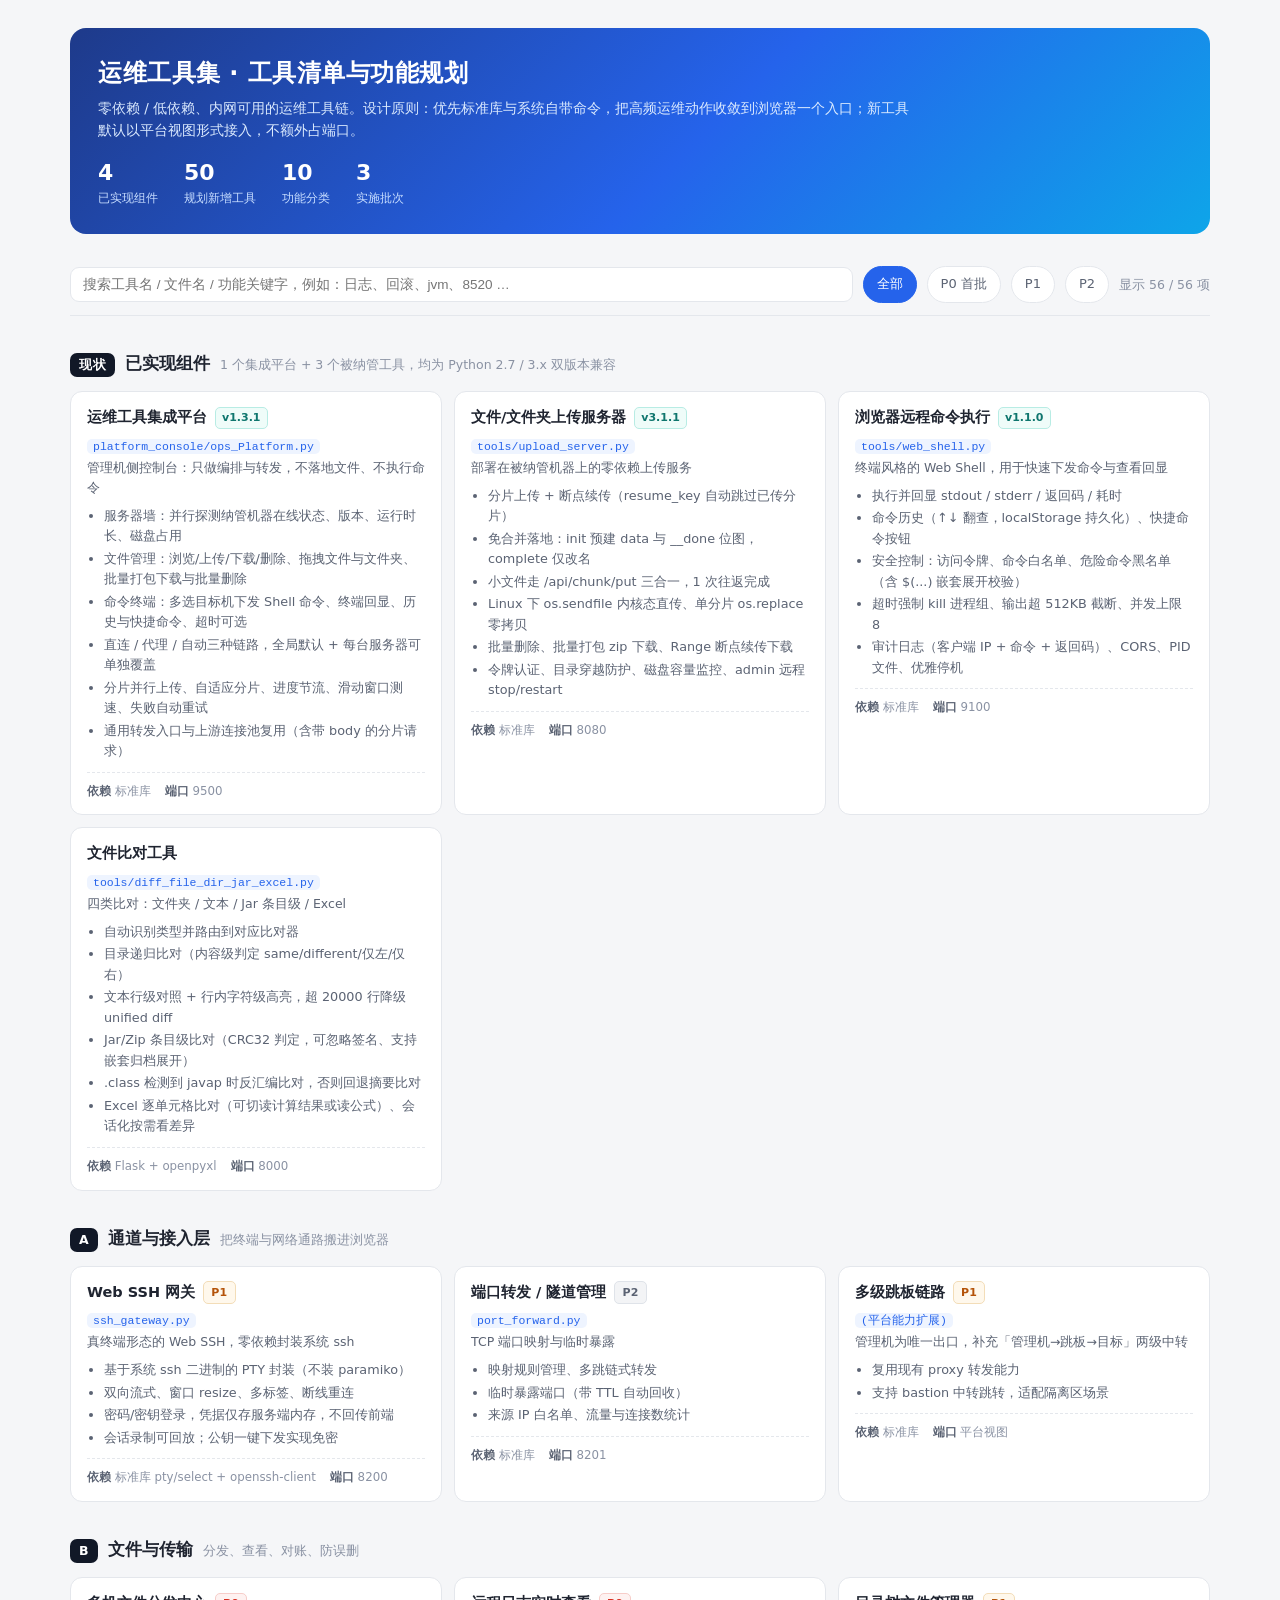
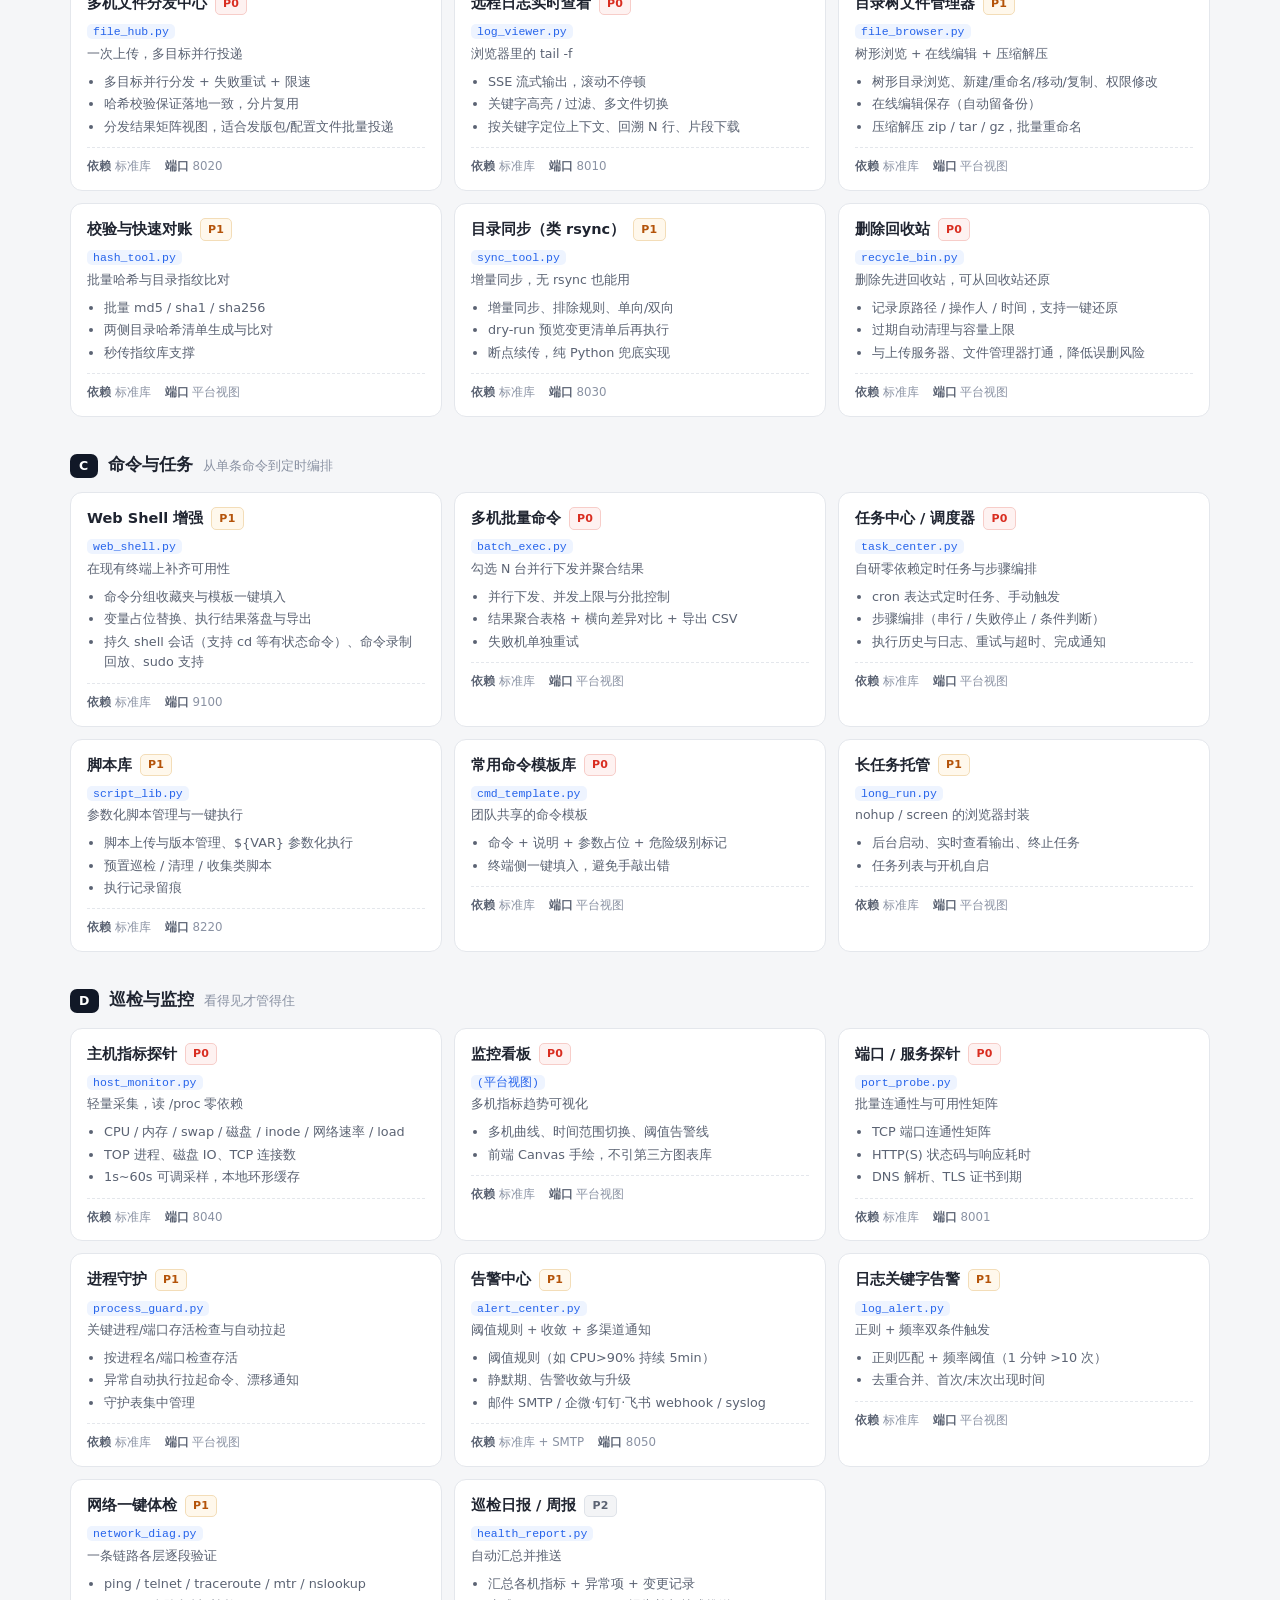
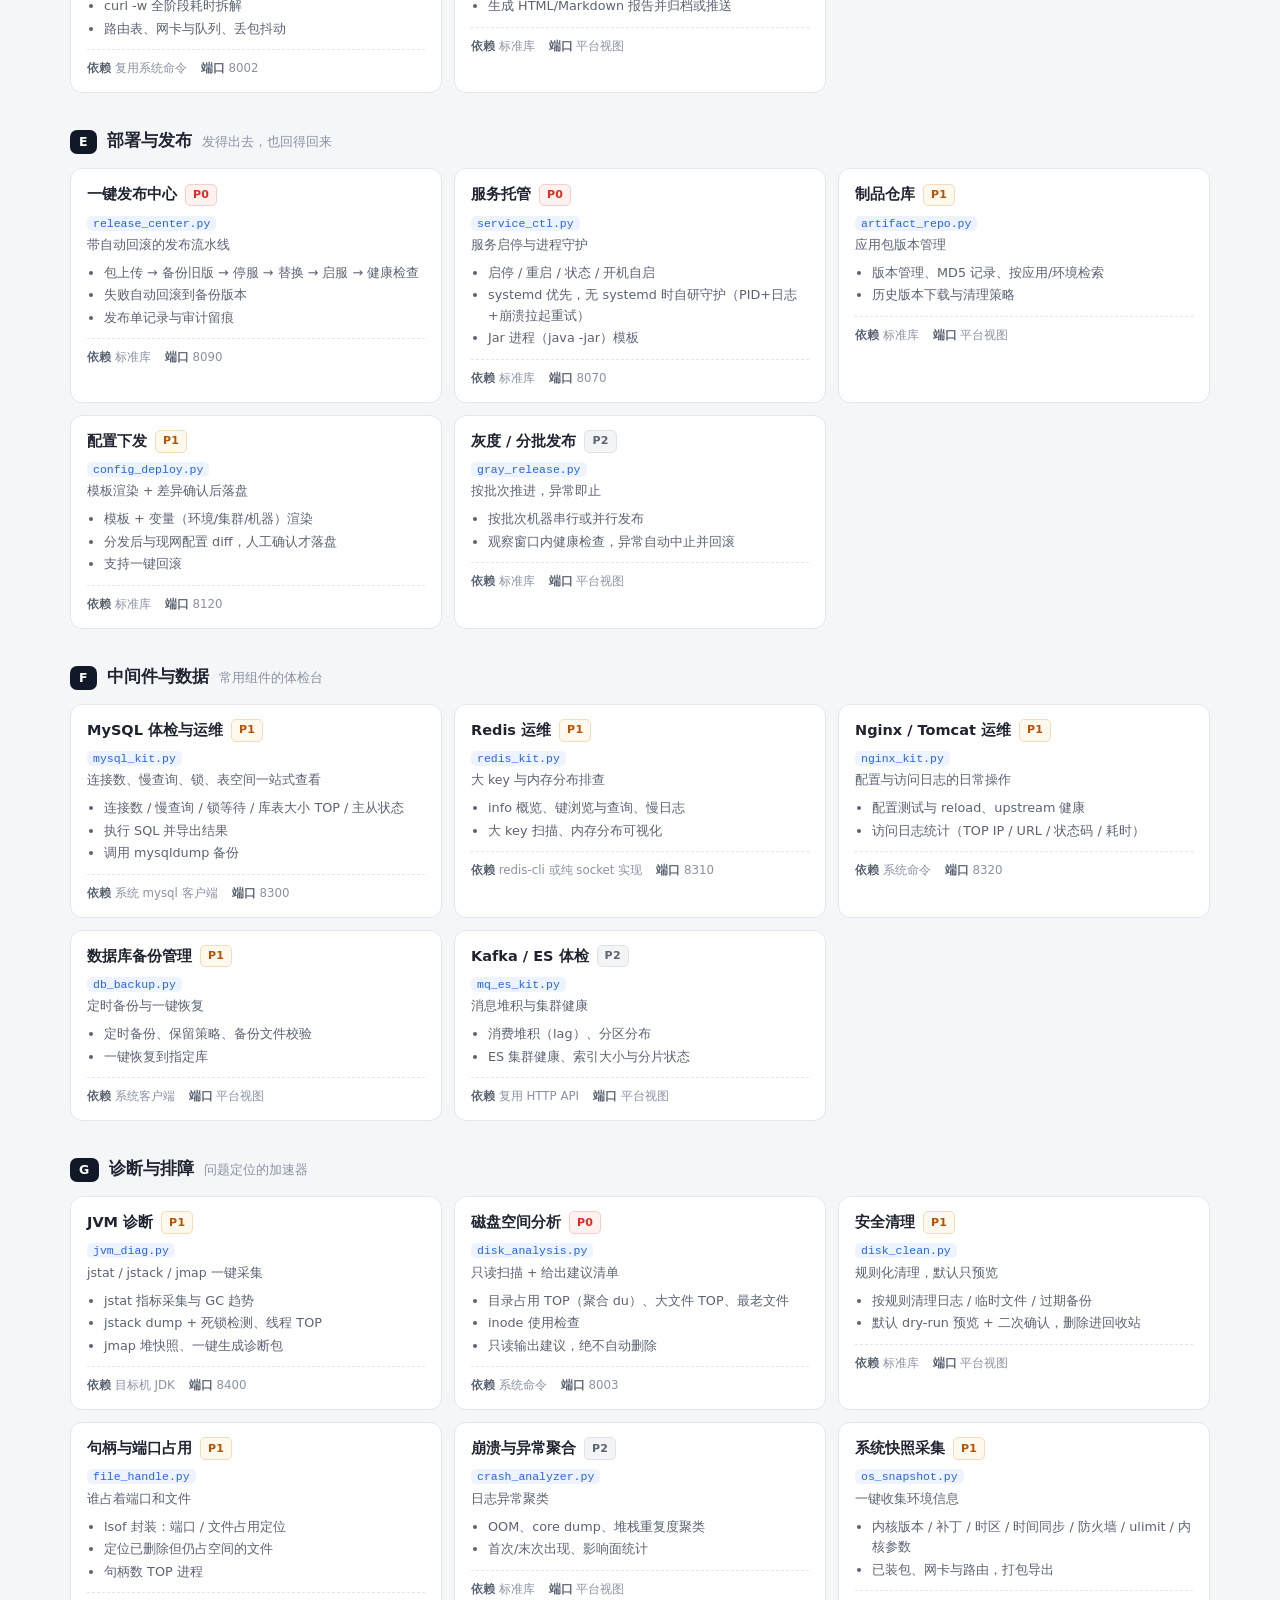
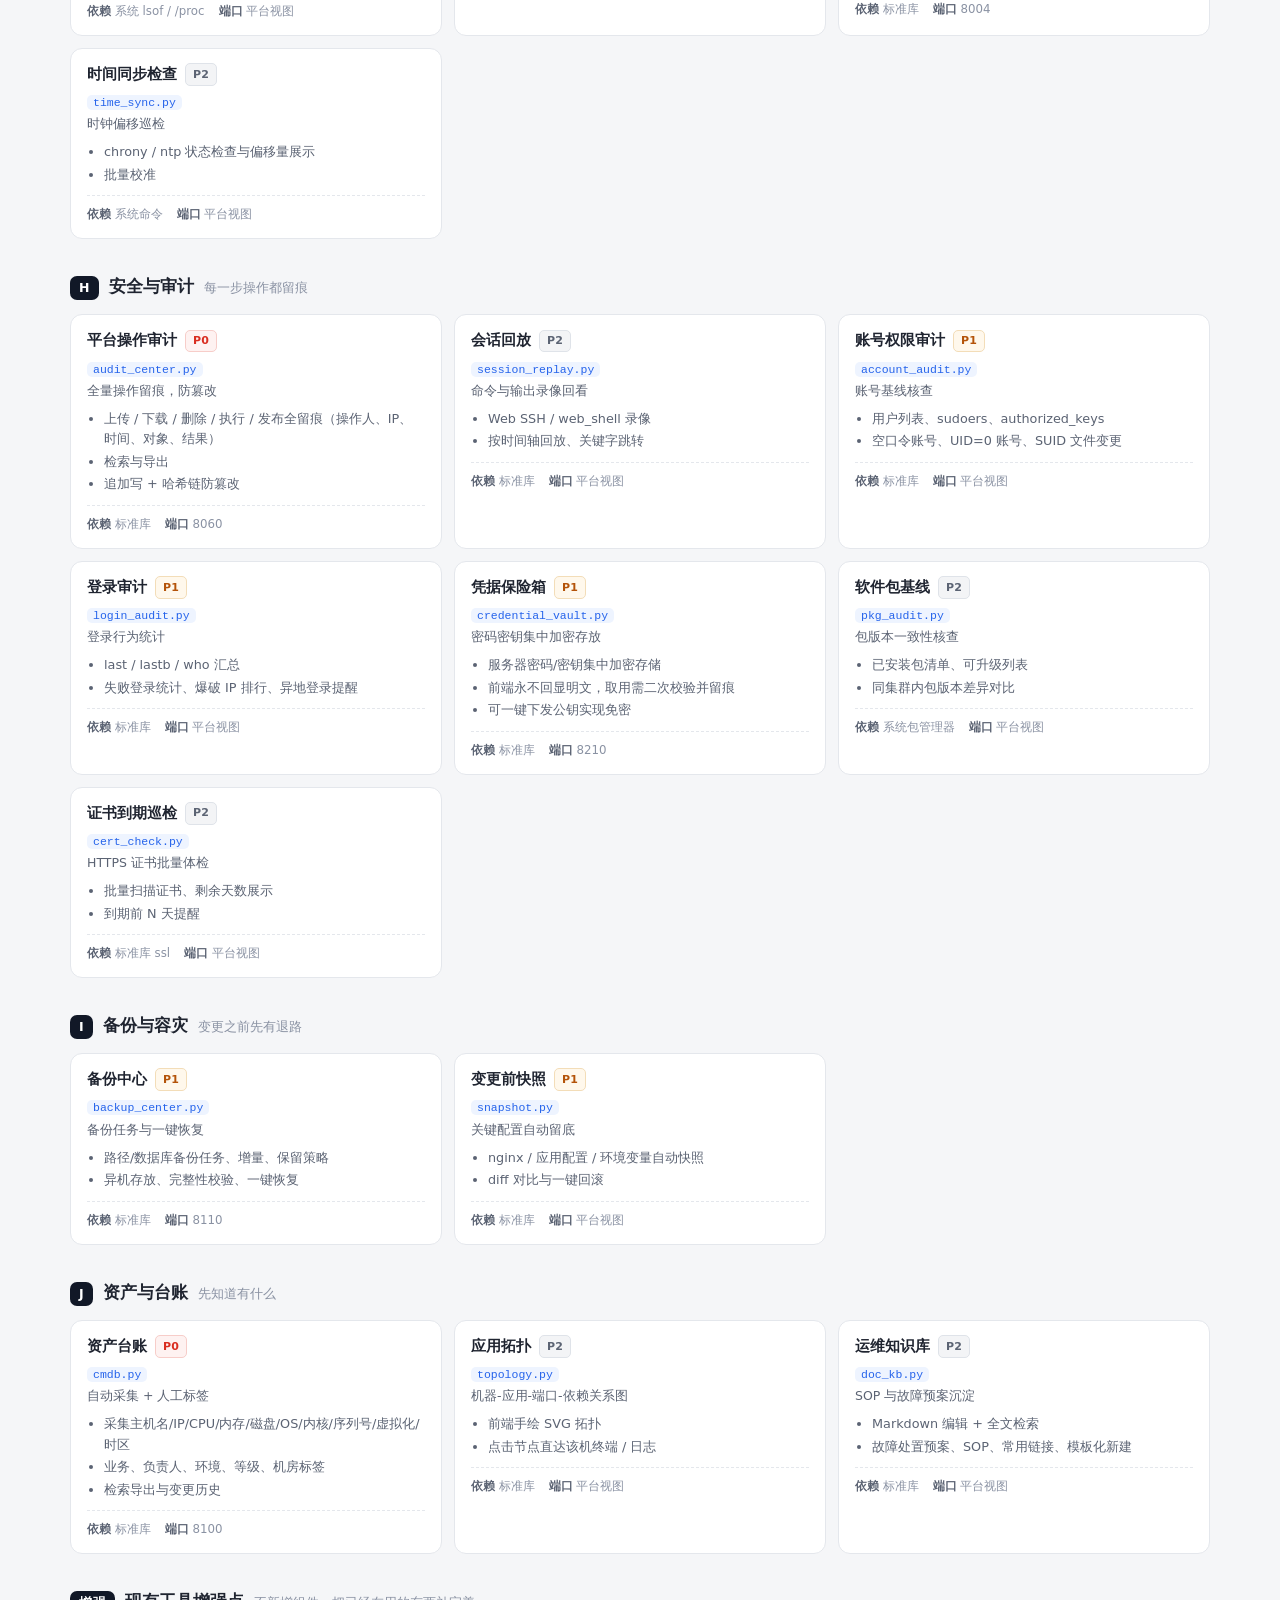
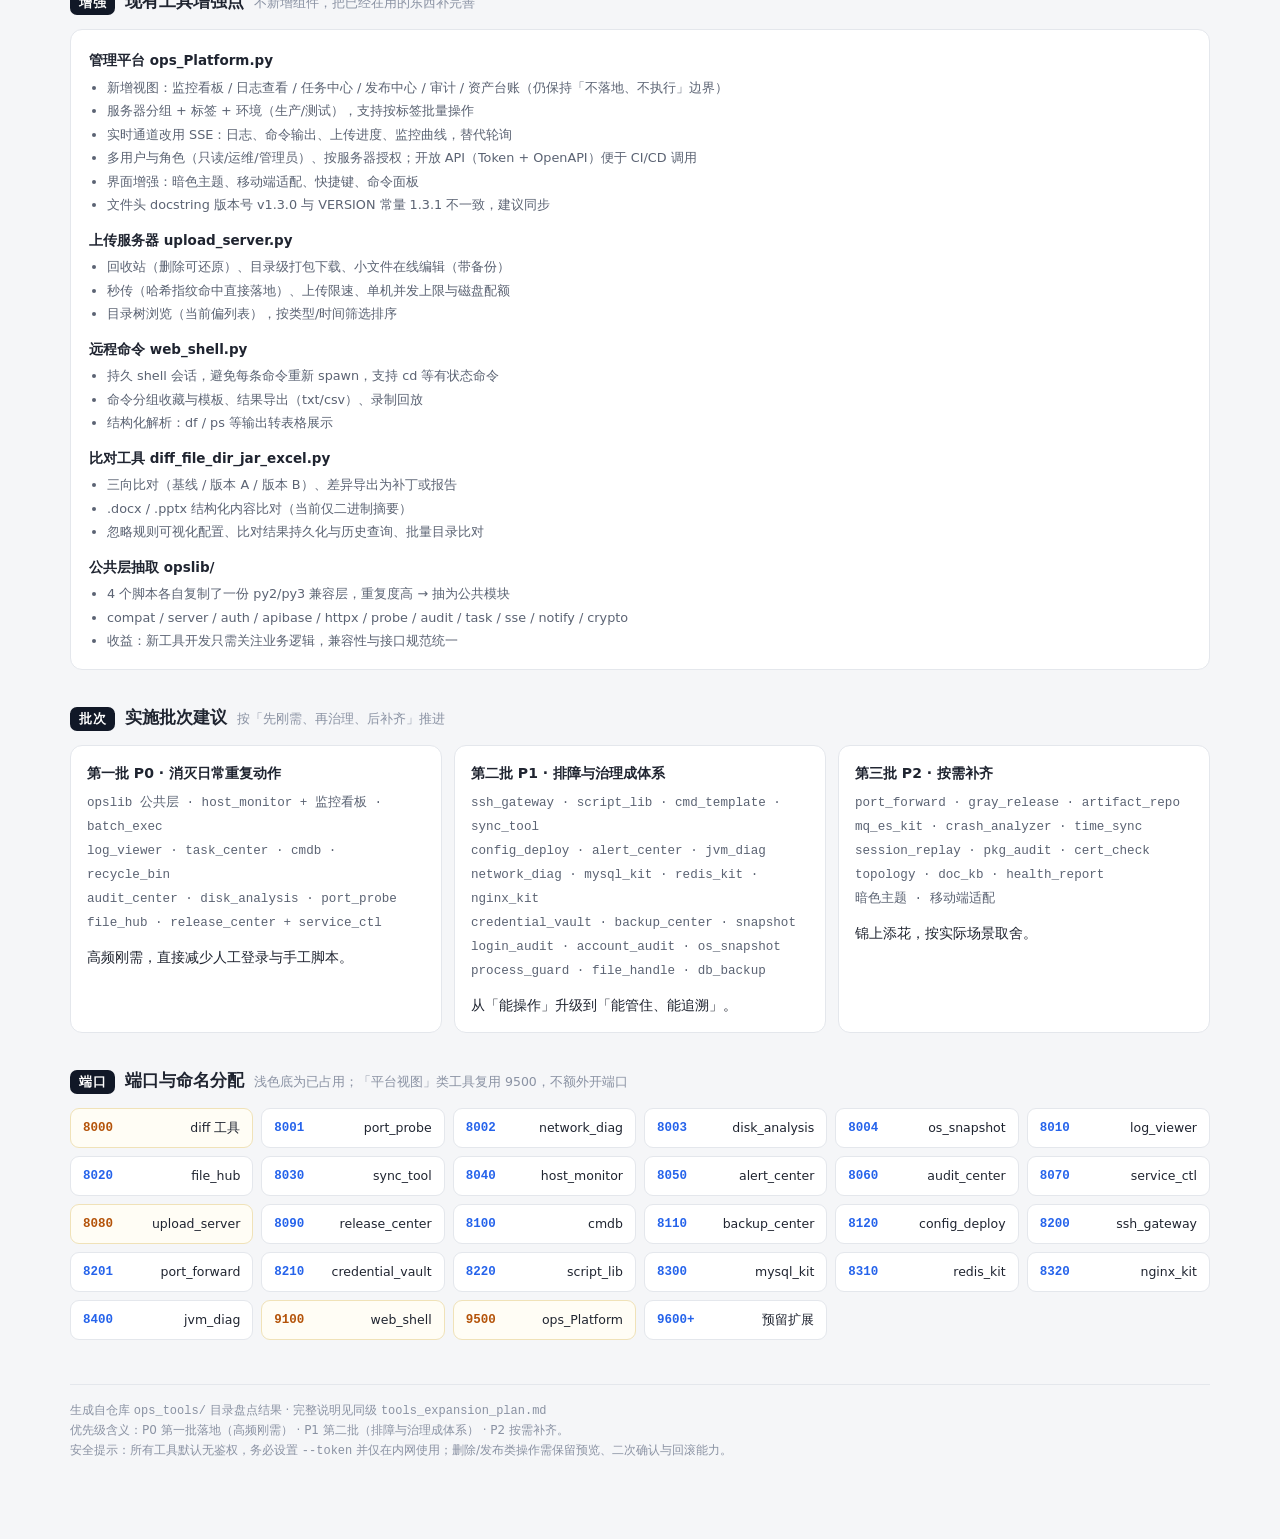
<file: ops_tools/tools_catalog.html>
<!DOCTYPE html>
<html lang="zh-CN">
<head>
<meta charset="utf-8">
<meta name="viewport" content="width=device-width,initial-scale=1">
<title>运维工具集 · 工具清单与功能规划</title>
<style>
:root{
  --bg:#f5f6f8; --panel:#ffffff; --line:#e4e7ec; --ink:#1f2430; --ink2:#5b6373;
  --ink3:#8a92a3; --accent:#2563eb; --accent-soft:#eef4ff;
  --p0:#d92d20; --p0bg:#fef2f1; --p1:#b45309; --p1bg:#fff8ec; --p2:#5b6373; --p2bg:#f3f4f6;
}
*{box-sizing:border-box}
html,body{margin:0;padding:0}
body{background:var(--bg);color:var(--ink);font:14px/1.6 -apple-system,"Segoe UI","Microsoft YaHei",system-ui,sans-serif}
a{color:var(--accent)}
.wrap{max-width:1180px;margin:0 auto;padding:28px 20px 80px}

/* header */
header.hero{background:linear-gradient(135deg,#1e3a8a,#2563eb 55%,#0ea5e9);color:#fff;border-radius:16px;padding:26px 28px}
header.hero h1{margin:0 0 6px;font-size:24px;letter-spacing:.5px}
header.hero p{margin:0;color:#dbeafe;font-size:13.5px;max-width:820px}
.stats{display:flex;gap:26px;margin-top:18px;flex-wrap:wrap}
.stat b{display:block;font-size:22px;line-height:1.2}
.stat span{font-size:12px;color:#c7ddff}

/* toolbar */
.toolbar{position:sticky;top:0;z-index:20;background:rgba(245,246,248,.92);backdrop-filter:blur(6px);
  padding:14px 0 12px;margin-top:18px;border-bottom:1px solid var(--line);display:flex;gap:10px;flex-wrap:wrap;align-items:center}
.toolbar input{flex:1 1 240px;min-width:200px;padding:9px 12px;border:1px solid var(--line);border-radius:9px;
  background:var(--panel);font-size:13.5px;color:var(--ink);outline:none}
.toolbar input:focus{border-color:var(--accent);box-shadow:0 0 0 3px var(--accent-soft)}
.chip{border:1px solid var(--line);background:var(--panel);color:var(--ink2);padding:7px 13px;border-radius:20px;
  font-size:13px;cursor:pointer;user-select:none;transition:.15s}
.chip:hover{border-color:#c9d2e3}
.chip.on{background:var(--accent);border-color:var(--accent);color:#fff}
.count{font-size:12.5px;color:var(--ink3);margin-left:auto}

/* sections */
section{margin-top:34px}
.sec-head{display:flex;align-items:baseline;gap:10px;margin-bottom:14px}
.sec-head .k{background:#111827;color:#fff;border-radius:7px;padding:2px 9px;font-size:12.5px;font-weight:600;letter-spacing:.5px}
.sec-head h2{margin:0;font-size:17px}
.sec-head p{margin:0;color:var(--ink3);font-size:12.5px}

/* cards */
.grid{display:grid;grid-template-columns:repeat(auto-fill,minmax(340px,1fr));gap:12px}
.card{background:var(--panel);border:1px solid var(--line);border-radius:12px;padding:14px 16px}
.card h3{margin:0 0 4px;font-size:14.5px;display:flex;align-items:center;gap:8px;flex-wrap:wrap}
.card .file{font-family:ui-monospace,Consolas,monospace;font-size:11.5px;color:var(--accent);background:var(--accent-soft);
  padding:1px 6px;border-radius:5px}
.card .pos{font-size:12.5px;color:var(--ink2);margin:2px 0 8px}
.card ul{margin:0;padding-left:17px}
.card li{font-size:12.8px;color:var(--ink2);margin:2px 0}
.meta{margin-top:10px;padding-top:9px;border-top:1px dashed var(--line);display:flex;gap:14px;flex-wrap:wrap;font-size:11.8px;color:var(--ink3)}
.meta b{color:var(--ink2);font-weight:600}

.badge{font-size:11px;font-weight:700;padding:1.5px 7px;border-radius:5px;letter-spacing:.3px}
.b-P0{color:var(--p0);background:var(--p0bg);border:1px solid #f7cdc9}
.b-P1{color:var(--p1);background:var(--p1bg);border:1px solid #f3ddb8}
.b-P2{color:var(--p2);background:var(--p2bg);border:1px solid #dfe3e9}
.tag{font-size:11px;color:#0f766e;background:#effcf9;border:1px solid #b8ece4;padding:1px 6px;border-radius:5px}

/* batch */
.batches{display:grid;grid-template-columns:repeat(auto-fit,minmax(300px,1fr));gap:12px}
.batch{background:var(--panel);border:1px solid var(--line);border-radius:12px;padding:16px}
.batch h4{margin:0 0 8px;font-size:14px}
.batch .list{font-size:12.6px;color:var(--ink2);line-height:1.9;font-family:ui-monospace,Consolas,monospace}

/* ports */
.ports{display:grid;grid-template-columns:repeat(auto-fill,minmax(180px,1fr));gap:8px}
.port{background:var(--panel);border:1px solid var(--line);border-radius:9px;padding:9px 12px;font-size:12.5px;display:flex;justify-content:space-between;gap:8px}
.port b{font-family:ui-monospace,Consolas,monospace;color:var(--accent)}
.port.old{background:#fffdf5;border-color:#f0e2b8}
.port.old b{color:#b45309}

/* list block */
.plain{background:var(--panel);border:1px solid var(--line);border-radius:12px;padding:6px 18px 14px}
.plain h4{font-size:13.5px;margin:14px 0 6px}
.plain ul{margin:0;padding-left:18px}
.plain li{font-size:12.8px;color:var(--ink2);margin:3px 0}
.empty{padding:40px;text-align:center;color:var(--ink3);font-size:13px}
footer{margin-top:44px;padding-top:16px;border-top:1px solid var(--line);font-size:12px;color:var(--ink3)}
@media(max-width:620px){.stat b{font-size:19px}.wrap{padding:16px 12px 60px}}
</style>
</head>
<body>
<div class="wrap">

<header class="hero">
  <h1>运维工具集 · 工具清单与功能规划</h1>
  <p>零依赖 / 低依赖、内网可用的运维工具链。设计原则：优先标准库与系统自带命令，把高频运维动作收敛到浏览器一个入口；新工具默认以平台视图形式接入，不额外占端口。</p>
  <div class="stats">
    <div class="stat"><b>4</b><span>已实现组件</span></div>
    <div class="stat"><b>50</b><span>规划新增工具</span></div>
    <div class="stat"><b>10</b><span>功能分类</span></div>
    <div class="stat"><b>3</b><span>实施批次</span></div>
  </div>
</header>

<div class="toolbar">
  <input id="q" type="search" placeholder="搜索工具名 / 文件名 / 功能关键字，例如：日志、回滚、jvm、8520 …">
  <span class="chip on" data-p="all">全部</span>
  <span class="chip" data-p="P0">P0 首批</span>
  <span class="chip" data-p="P1">P1</span>
  <span class="chip" data-p="P2">P2</span>
  <span class="count" id="cnt"></span>
</div>

<div id="body"></div>

<footer>
  生成自仓库 <code>ops_tools/</code> 目录盘点结果 · 完整说明见同级 <code>tools_expansion_plan.md</code><br>
  优先级含义：P0 第一批落地（高频刚需） · P1 第二批（排障与治理成体系） · P2 按需补齐。<br>
  安全提示：所有工具默认无鉴权，务必设置 <code>--token</code> 并仅在内网使用；删除/发布类操作需保留预览、二次确认与回滚能力。
</footer>
</div>

<script>
const EXISTING = [
 {code:"—", name:"运维工具集成平台", file:"platform_console/ops_Platform.py", pos:"管理机侧控制台：只做编排与转发，不落地文件、不执行命令",
  feats:["服务器墙：并行探测纳管机器在线状态、版本、运行时长、磁盘占用","文件管理：浏览/上传/下载/删除、拖拽文件与文件夹、批量打包下载与批量删除","命令终端：多选目标机下发 Shell 命令、终端回显、历史与快捷命令、超时可选","直连 / 代理 / 自动三种链路，全局默认 + 每台服务器可单独覆盖","分片并行上传、自适应分片、进度节流、滑动窗口测速、失败自动重试","通用转发入口与上游连接池复用（含带 body 的分片请求）"],
  deps:"标准库", port:"9500", tag:"v1.3.1"},
 {code:"—", name:"文件/文件夹上传服务器", file:"tools/upload_server.py", pos:"部署在被纳管机器上的零依赖上传服务",
  feats:["分片上传 + 断点续传（resume_key 自动跳过已传分片）","免合并落地：init 预建 data 与 __done 位图，complete 仅改名","小文件走 /api/chunk/put 三合一，1 次往返完成","Linux 下 os.sendfile 内核态直传、单分片 os.replace 零拷贝","批量删除、批量打包 zip 下载、Range 断点续传下载","令牌认证、目录穿越防护、磁盘容量监控、admin 远程 stop/restart"],
  deps:"标准库", port:"8080", tag:"v3.1.1"},
 {code:"—", name:"浏览器远程命令执行", file:"tools/web_shell.py", pos:"终端风格的 Web Shell，用于快速下发命令与查看回显",
  feats:["执行并回显 stdout / stderr / 返回码 / 耗时","命令历史（↑↓ 翻查，localStorage 持久化）、快捷命令按钮","安全控制：访问令牌、命令白名单、危险命令黑名单（含 $(...) 嵌套展开校验）","超时强制 kill 进程组、输出超 512KB 截断、并发上限 8","审计日志（客户端 IP + 命令 + 返回码）、CORS、PID 文件、优雅停机"],
  deps:"标准库", port:"9100", tag:"v1.1.0"},
 {code:"—", name:"文件比对工具", file:"tools/diff_file_dir_jar_excel.py", pos:"四类比对：文件夹 / 文本 / Jar 条目级 / Excel",
  feats:["自动识别类型并路由到对应比对器","目录递归比对（内容级判定 same/different/仅左/仅右）","文本行级对照 + 行内字符级高亮，超 20000 行降级 unified diff","Jar/Zip 条目级比对（CRC32 判定，可忽略签名、支持嵌套归档展开）",".class 检测到 javap 时反汇编比对，否则回退摘要比对","Excel 逐单元格比对（可切读计算结果或读公式）、会话化按需看差异"],
  deps:"Flask + openpyxl", port:"8000", tag:"—"}
];

const CATS = [
 {k:"A", name:"通道与接入层", desc:"把终端与网络通路搬进浏览器", items:[
  {code:"A1", name:"Web SSH 网关", file:"ssh_gateway.py", pos:"真终端形态的 Web SSH，零依赖封装系统 ssh",
   feats:["基于系统 ssh 二进制的 PTY 封装（不装 paramiko）","双向流式、窗口 resize、多标签、断线重连","密码/密钥登录，凭据仅存服务端内存，不回传前端","会话录制可回放；公钥一键下发实现免密"], deps:"标准库 pty/select + openssh-client", port:"8200", prio:"P1"},
  {code:"A2", name:"端口转发 / 隧道管理", file:"port_forward.py", pos:"TCP 端口映射与临时暴露",
   feats:["映射规则管理、多跳链式转发","临时暴露端口（带 TTL 自动回收）","来源 IP 白名单、流量与连接数统计"], deps:"标准库", port:"8201", prio:"P2"},
  {code:"A3", name:"多级跳板链路", file:"(平台能力扩展)", pos:"管理机为唯一出口，补充「管理机→跳板→目标」两级中转",
   feats:["复用现有 proxy 转发能力","支持 bastion 中转跳转，适配隔离区场景"], deps:"标准库", port:"平台视图", prio:"P1"}
 ]},
 {k:"B", name:"文件与传输", desc:"分发、查看、对账、防误删", items:[
  {code:"B1", name:"多机文件分发中心", file:"file_hub.py", pos:"一次上传，多目标并行投递",
   feats:["多目标并行分发 + 失败重试 + 限速","哈希校验保证落地一致，分片复用","分发结果矩阵视图，适合发版包/配置文件批量投递"], deps:"标准库", port:"8020", prio:"P0"},
  {code:"B2", name:"远程日志实时查看", file:"log_viewer.py", pos:"浏览器里的 tail -f",
   feats:["SSE 流式输出，滚动不停顿","关键字高亮 / 过滤、多文件切换","按关键字定位上下文、回溯 N 行、片段下载"], deps:"标准库", port:"8010", prio:"P0"},
  {code:"B3", name:"目录树文件管理器", file:"file_browser.py", pos:"树形浏览 + 在线编辑 + 压缩解压",
   feats:["树形目录浏览、新建/重命名/移动/复制、权限修改","在线编辑保存（自动留备份）","压缩解压 zip / tar / gz，批量重命名"], deps:"标准库", port:"平台视图", prio:"P1"},
  {code:"B4", name:"校验与快速对账", file:"hash_tool.py", pos:"批量哈希与目录指纹比对",
   feats:["批量 md5 / sha1 / sha256","两侧目录哈希清单生成与比对","秒传指纹库支撑"], deps:"标准库", port:"平台视图", prio:"P1"},
  {code:"B5", name:"目录同步（类 rsync）", file:"sync_tool.py", pos:"增量同步，无 rsync 也能用",
   feats:["增量同步、排除规则、单向/双向","dry-run 预览变更清单后再执行","断点续传，纯 Python 兜底实现"], deps:"标准库", port:"8030", prio:"P1"},
  {code:"B6", name:"删除回收站", file:"recycle_bin.py", pos:"删除先进回收站，可从回收站还原",
   feats:["记录原路径 / 操作人 / 时间，支持一键还原","过期自动清理与容量上限","与上传服务器、文件管理器打通，降低误删风险"], deps:"标准库", port:"平台视图", prio:"P0"}
 ]},
 {k:"C", name:"命令与任务", desc:"从单条命令到定时编排", items:[
  {code:"C1", name:"Web Shell 增强", file:"web_shell.py", pos:"在现有终端上补齐可用性",
   feats:["命令分组收藏夹与模板一键填入","变量占位替换、执行结果落盘与导出","持久 shell 会话（支持 cd 等有状态命令）、命令录制回放、sudo 支持"], deps:"标准库", port:"9100", prio:"P1"},
  {code:"C2", name:"多机批量命令", file:"batch_exec.py", pos:"勾选 N 台并行下发并聚合结果",
   feats:["并行下发、并发上限与分批控制","结果聚合表格 + 横向差异对比 + 导出 CSV","失败机单独重试"], deps:"标准库", port:"平台视图", prio:"P0"},
  {code:"C3", name:"任务中心 / 调度器", file:"task_center.py", pos:"自研零依赖定时任务与步骤编排",
   feats:["cron 表达式定时任务、手动触发","步骤编排（串行 / 失败停止 / 条件判断）","执行历史与日志、重试与超时、完成通知"], deps:"标准库", port:"平台视图", prio:"P0"},
  {code:"C4", name:"脚本库", file:"script_lib.py", pos:"参数化脚本管理与一键执行",
   feats:["脚本上传与版本管理、${VAR} 参数化执行","预置巡检 / 清理 / 收集类脚本","执行记录留痕"], deps:"标准库", port:"8220", prio:"P1"},
  {code:"C5", name:"常用命令模板库", file:"cmd_template.py", pos:"团队共享的命令模板",
   feats:["命令 + 说明 + 参数占位 + 危险级别标记","终端侧一键填入，避免手敲出错"], deps:"标准库", port:"平台视图", prio:"P0"},
  {code:"C6", name:"长任务托管", file:"long_run.py", pos:"nohup / screen 的浏览器封装",
   feats:["后台启动、实时查看输出、终止任务","任务列表与开机自启"], deps:"标准库", port:"平台视图", prio:"P1"}
 ]},
 {k:"D", name:"巡检与监控", desc:"看得见才管得住", items:[
  {code:"D1", name:"主机指标探针", file:"host_monitor.py", pos:"轻量采集，读 /proc 零依赖",
   feats:["CPU / 内存 / swap / 磁盘 / inode / 网络速率 / load","TOP 进程、磁盘 IO、TCP 连接数","1s~60s 可调采样，本地环形缓存"], deps:"标准库", port:"8040", prio:"P0"},
  {code:"D2", name:"监控看板", file:"(平台视图)", pos:"多机指标趋势可视化",
   feats:["多机曲线、时间范围切换、阈值告警线","前端 Canvas 手绘，不引第三方图表库"], deps:"标准库", port:"平台视图", prio:"P0"},
  {code:"D3", name:"端口 / 服务探针", file:"port_probe.py", pos:"批量连通性与可用性矩阵",
   feats:["TCP 端口连通性矩阵","HTTP(S) 状态码与响应耗时","DNS 解析、TLS 证书到期"], deps:"标准库", port:"8001", prio:"P0"},
  {code:"D4", name:"进程守护", file:"process_guard.py", pos:"关键进程/端口存活检查与自动拉起",
   feats:["按进程名/端口检查存活","异常自动执行拉起命令、漂移通知","守护表集中管理"], deps:"标准库", port:"平台视图", prio:"P1"},
  {code:"D5", name:"告警中心", file:"alert_center.py", pos:"阈值规则 + 收敛 + 多渠道通知",
   feats:["阈值规则（如 CPU>90% 持续 5min）","静默期、告警收敛与升级","邮件 SMTP / 企微·钉钉·飞书 webhook / syslog"], deps:"标准库 + SMTP", port:"8050", prio:"P1"},
  {code:"D6", name:"日志关键字告警", file:"log_alert.py", pos:"正则 + 频率双条件触发",
   feats:["正则匹配 + 频率阈值（1 分钟 >10 次）","去重合并、首次/末次出现时间"], deps:"标准库", port:"平台视图", prio:"P1"},
  {code:"D7", name:"网络一键体检", file:"network_diag.py", pos:"一条链路各层逐段验证",
   feats:["ping / telnet / traceroute / mtr / nslookup","curl -w 全阶段耗时拆解","路由表、网卡与队列、丢包抖动"], deps:"复用系统命令", port:"8002", prio:"P1"},
  {code:"D8", name:"巡检日报 / 周报", file:"health_report.py", pos:"自动汇总并推送",
   feats:["汇总各机指标 + 异常项 + 变更记录","生成 HTML/Markdown 报告并归档或推送"], deps:"标准库", port:"平台视图", prio:"P2"}
 ]},
 {k:"E", name:"部署与发布", desc:"发得出去，也回得回来", items:[
  {code:"E1", name:"一键发布中心", file:"release_center.py", pos:"带自动回滚的发布流水线",
   feats:["包上传 → 备份旧版 → 停服 → 替换 → 启服 → 健康检查","失败自动回滚到备份版本","发布单记录与审计留痕"], deps:"标准库", port:"8090", prio:"P0"},
  {code:"E2", name:"服务托管", file:"service_ctl.py", pos:"服务启停与进程守护",
   feats:["启停 / 重启 / 状态 / 开机自启","systemd 优先，无 systemd 时自研守护（PID+日志+崩溃拉起重试）","Jar 进程（java -jar）模板"], deps:"标准库", port:"8070", prio:"P0"},
  {code:"E3", name:"制品仓库", file:"artifact_repo.py", pos:"应用包版本管理",
   feats:["版本管理、MD5 记录、按应用/环境检索","历史版本下载与清理策略"], deps:"标准库", port:"平台视图", prio:"P1"},
  {code:"E4", name:"配置下发", file:"config_deploy.py", pos:"模板渲染 + 差异确认后落盘",
   feats:["模板 + 变量（环境/集群/机器）渲染","分发后与现网配置 diff，人工确认才落盘","支持一键回滚"], deps:"标准库", port:"8120", prio:"P1"},
  {code:"E5", name:"灰度 / 分批发布", file:"gray_release.py", pos:"按批次推进，异常即止",
   feats:["按批次机器串行或并行发布","观察窗口内健康检查，异常自动中止并回滚"], deps:"标准库", port:"平台视图", prio:"P2"}
 ]},
 {k:"F", name:"中间件与数据", desc:"常用组件的体检台", items:[
  {code:"F1", name:"MySQL 体检与运维", file:"mysql_kit.py", pos:"连接数、慢查询、锁、表空间一站式查看",
   feats:["连接数 / 慢查询 / 锁等待 / 库表大小 TOP / 主从状态","执行 SQL 并导出结果","调用 mysqldump 备份"], deps:"系统 mysql 客户端", port:"8300", prio:"P1"},
  {code:"F2", name:"Redis 运维", file:"redis_kit.py", pos:"大 key 与内存分布排查",
   feats:["info 概览、键浏览与查询、慢日志","大 key 扫描、内存分布可视化"], deps:"redis-cli 或纯 socket 实现", port:"8310", prio:"P1"},
  {code:"F3", name:"Nginx / Tomcat 运维", file:"nginx_kit.py", pos:"配置与访问日志的日常操作",
   feats:["配置测试与 reload、upstream 健康","访问日志统计（TOP IP / URL / 状态码 / 耗时）"], deps:"系统命令", port:"8320", prio:"P1"},
  {code:"F4", name:"数据库备份管理", file:"db_backup.py", pos:"定时备份与一键恢复",
   feats:["定时备份、保留策略、备份文件校验","一键恢复到指定库"], deps:"系统客户端", port:"平台视图", prio:"P1"},
  {code:"F5", name:"Kafka / ES 体检", file:"mq_es_kit.py", pos:"消息堆积与集群健康",
   feats:["消费堆积（lag）、分区分布","ES 集群健康、索引大小与分片状态"], deps:"复用 HTTP API", port:"平台视图", prio:"P2"}
 ]},
 {k:"G", name:"诊断与排障", desc:"问题定位的加速器", items:[
  {code:"G1", name:"JVM 诊断", file:"jvm_diag.py", pos:"jstat / jstack / jmap 一键采集",
   feats:["jstat 指标采集与 GC 趋势","jstack dump + 死锁检测、线程 TOP","jmap 堆快照、一键生成诊断包"], deps:"目标机 JDK", port:"8400", prio:"P1"},
  {code:"G2", name:"磁盘空间分析", file:"disk_analysis.py", pos:"只读扫描 + 给出建议清单",
   feats:["目录占用 TOP（聚合 du）、大文件 TOP、最老文件","inode 使用检查","只读输出建议，绝不自动删除"], deps:"系统命令", port:"8003", prio:"P0"},
  {code:"G3", name:"安全清理", file:"disk_clean.py", pos:"规则化清理，默认只预览",
   feats:["按规则清理日志 / 临时文件 / 过期备份","默认 dry-run 预览 + 二次确认，删除进回收站"], deps:"标准库", port:"平台视图", prio:"P1"},
  {code:"G4", name:"句柄与端口占用", file:"file_handle.py", pos:"谁占着端口和文件",
   feats:["lsof 封装：端口 / 文件占用定位","定位已删除但仍占空间的文件","句柄数 TOP 进程"], deps:"系统 lsof / /proc", port:"平台视图", prio:"P1"},
  {code:"G5", name:"崩溃与异常聚合", file:"crash_analyzer.py", pos:"日志异常聚类",
   feats:["OOM、core dump、堆栈重复度聚类","首次/末次出现、影响面统计"], deps:"标准库", port:"平台视图", prio:"P2"},
  {code:"G6", name:"系统快照采集", file:"os_snapshot.py", pos:"一键收集环境信息",
   feats:["内核版本 / 补丁 / 时区 / 时间同步 / 防火墙 / ulimit / 内核参数","已装包、网卡与路由，打包导出"], deps:"标准库", port:"8004", prio:"P1"},
  {code:"G7", name:"时间同步检查", file:"time_sync.py", pos:"时钟偏移巡检",
   feats:["chrony / ntp 状态检查与偏移量展示","批量校准"], deps:"系统命令", port:"平台视图", prio:"P2"}
 ]},
 {k:"H", name:"安全与审计", desc:"每一步操作都留痕", items:[
  {code:"H1", name:"平台操作审计", file:"audit_center.py", pos:"全量操作留痕，防篡改",
   feats:["上传 / 下载 / 删除 / 执行 / 发布全留痕（操作人、IP、时间、对象、结果）","检索与导出","追加写 + 哈希链防篡改"], deps:"标准库", port:"8060", prio:"P0"},
  {code:"H2", name:"会话回放", file:"session_replay.py", pos:"命令与输出录像回看",
   feats:["Web SSH / web_shell 录像","按时间轴回放、关键字跳转"], deps:"标准库", port:"平台视图", prio:"P2"},
  {code:"H3", name:"账号权限审计", file:"account_audit.py", pos:"账号基线核查",
   feats:["用户列表、sudoers、authorized_keys","空口令账号、UID=0 账号、SUID 文件变更"], deps:"标准库", port:"平台视图", prio:"P1"},
  {code:"H4", name:"登录审计", file:"login_audit.py", pos:"登录行为统计",
   feats:["last / lastb / who 汇总","失败登录统计、爆破 IP 排行、异地登录提醒"], deps:"标准库", port:"平台视图", prio:"P1"},
  {code:"H5", name:"凭据保险箱", file:"credential_vault.py", pos:"密码密钥集中加密存放",
   feats:["服务器密码/密钥集中加密存储","前端永不回显明文，取用需二次校验并留痕","可一键下发公钥实现免密"], deps:"标准库", port:"8210", prio:"P1"},
  {code:"H6", name:"软件包基线", file:"pkg_audit.py", pos:"包版本一致性核查",
   feats:["已安装包清单、可升级列表","同集群内包版本差异对比"], deps:"系统包管理器", port:"平台视图", prio:"P2"},
  {code:"H7", name:"证书到期巡检", file:"cert_check.py", pos:"HTTPS 证书批量体检",
   feats:["批量扫描证书、剩余天数展示","到期前 N 天提醒"], deps:"标准库 ssl", port:"平台视图", prio:"P2"}
 ]},
 {k:"I", name:"备份与容灾", desc:"变更之前先有退路", items:[
  {code:"I1", name:"备份中心", file:"backup_center.py", pos:"备份任务与一键恢复",
   feats:["路径/数据库备份任务、增量、保留策略","异机存放、完整性校验、一键恢复"], deps:"标准库", port:"8110", prio:"P1"},
  {code:"I2", name:"变更前快照", file:"snapshot.py", pos:"关键配置自动留底",
   feats:["nginx / 应用配置 / 环境变量自动快照","diff 对比与一键回滚"], deps:"标准库", port:"平台视图", prio:"P1"}
 ]},
 {k:"J", name:"资产与台账", desc:"先知道有什么", items:[
  {code:"J1", name:"资产台账", file:"cmdb.py", pos:"自动采集 + 人工标签",
   feats:["采集主机名/IP/CPU/内存/磁盘/OS/内核/序列号/虚拟化/时区","业务、负责人、环境、等级、机房标签","检索导出与变更历史"], deps:"标准库", port:"8100", prio:"P0"},
  {code:"J2", name:"应用拓扑", file:"topology.py", pos:"机器-应用-端口-依赖关系图",
   feats:["前端手绘 SVG 拓扑","点击节点直达该机终端 / 日志"], deps:"标准库", port:"平台视图", prio:"P2"},
  {code:"J3", name:"运维知识库", file:"doc_kb.py", pos:"SOP 与故障预案沉淀",
   feats:["Markdown 编辑 + 全文检索","故障处置预案、SOP、常用链接、模板化新建"], deps:"标准库", port:"平台视图", prio:"P2"}
 ]}
];

const ENHANCE = [
 {name:"管理平台 ops_Platform.py", items:[
   "新增视图：监控看板 / 日志查看 / 任务中心 / 发布中心 / 审计 / 资产台账（仍保持「不落地、不执行」边界）",
   "服务器分组 + 标签 + 环境（生产/测试），支持按标签批量操作",
   "实时通道改用 SSE：日志、命令输出、上传进度、监控曲线，替代轮询",
   "多用户与角色（只读/运维/管理员）、按服务器授权；开放 API（Token + OpenAPI）便于 CI/CD 调用",
   "界面增强：暗色主题、移动端适配、快捷键、命令面板",
   "文件头 docstring 版本号 v1.3.0 与 VERSION 常量 1.3.1 不一致，建议同步"]},
 {name:"上传服务器 upload_server.py", items:[
   "回收站（删除可还原）、目录级打包下载、小文件在线编辑（带备份）",
   "秒传（哈希指纹命中直接落地）、上传限速、单机并发上限与磁盘配额",
   "目录树浏览（当前偏列表），按类型/时间筛选排序"]},
 {name:"远程命令 web_shell.py", items:[
   "持久 shell 会话，避免每条命令重新 spawn，支持 cd 等有状态命令",
   "命令分组收藏与模板、结果导出（txt/csv）、录制回放",
   "结构化解析：df / ps 等输出转表格展示"]},
 {name:"比对工具 diff_file_dir_jar_excel.py", items:[
   "三向比对（基线 / 版本 A / 版本 B）、差异导出为补丁或报告",
   ".docx / .pptx 结构化内容比对（当前仅二进制摘要）",
   "忽略规则可视化配置、比对结果持久化与历史查询、批量目录比对"]},
 {name:"公共层抽取 opslib/", items:[
   "4 个脚本各自复制了一份 py2/py3 兼容层，重复度高 → 抽为公共模块",
   "compat / server / auth / apibase / httpx / probe / audit / task / sse / notify / crypto",
   "收益：新工具开发只需关注业务逻辑，兼容性与接口规范统一"]}
];

const BATCHES = [
 {t:"第一批 P0 · 消灭日常重复动作", tone:"P0", list:"opslib 公共层 · host_monitor + 监控看板 · batch_exec\nlog_viewer · task_center · cmdb · recycle_bin\naudit_center · disk_analysis · port_probe\nfile_hub · release_center + service_ctl",
  d:"高频刚需，直接减少人工登录与手工脚本。"},
 {t:"第二批 P1 · 排障与治理成体系", tone:"P1", list:"ssh_gateway · script_lib · cmd_template · sync_tool\nconfig_deploy · alert_center · jvm_diag\nnetwork_diag · mysql_kit · redis_kit · nginx_kit\ncredential_vault · backup_center · snapshot\nlogin_audit · account_audit · os_snapshot\nprocess_guard · file_handle · db_backup",
  d:"从「能操作」升级到「能管住、能追溯」。"},
 {t:"第三批 P2 · 按需补齐", tone:"P2", list:"port_forward · gray_release · artifact_repo\nmq_es_kit · crash_analyzer · time_sync\nsession_replay · pkg_audit · cert_check\ntopology · doc_kb · health_report\n暗色主题 · 移动端适配",
  d:"锦上添花，按实际场景取舍。"}
];

const PORTS = [
 ["8000","diff 工具",1],["8001","port_probe",0],["8002","network_diag",0],["8003","disk_analysis",0],
 ["8004","os_snapshot",0],["8010","log_viewer",0],["8020","file_hub",0],["8030","sync_tool",0],
 ["8040","host_monitor",0],["8050","alert_center",0],["8060","audit_center",0],["8070","service_ctl",0],
 ["8080","upload_server",1],["8090","release_center",0],["8100","cmdb",0],["8110","backup_center",0],
 ["8120","config_deploy",0],["8200","ssh_gateway",0],["8201","port_forward",0],["8210","credential_vault",0],
 ["8220","script_lib",0],["8300","mysql_kit",0],["8310","redis_kit",0],["8320","nginx_kit",0],
 ["8400","jvm_diag",0],["9100","web_shell",1],["9500","ops_Platform",1],["9600+","预留扩展",0]
];

let filterPrio = "all", kw = "";

function esc(s){return String(s).replace(/[&<>"]/g,c=>({"&":"&amp;","<":"&lt;",">":"&gt;",'"':"&quot;"}[c]))}

function cardHtml(it, isPkg){
  const badge = it.prio ? `<span class="badge b-${it.prio}">${it.prio}</span>` : (it.tag && it.tag!=="—" ? `<span class="tag">${esc(it.tag)}</span>` : "");
  return `<div class="card">
    <h3>${esc(it.name)} ${badge}</h3>
    <div><span class="file">${esc(it.file)}</span></div>
    <div class="pos">${esc(it.pos)}</div>
    <ul>${it.feats.map(f=>`<li>${esc(f)}</li>`).join("")}</ul>
    <div class="meta"><span><b>依赖</b> ${esc(it.deps)}</span><span><b>端口</b> ${esc(it.port)}</span></div>
  </div>`;
}

function match(it, catName){
  if(filterPrio!=="all" && it.prio!==filterPrio) return false;
  if(!kw) return true;
  const hay = [it.name,it.file,it.pos,it.deps,it.port,catName,(it.feats||[]).join(" ")].join(" ").toLowerCase();
  return hay.includes(kw);
}

function render(){
  const out = [];
  let shown = 0, total = 0;

  // 现状
  const ex = EXISTING.filter(it=>match(it,"现状盘点 已实现"));
  if(ex.length){
    out.push(`<section><div class="sec-head"><span class="k">现状</span><h2>已实现组件</h2><p>1 个集成平台 + 3 个被纳管工具，均为 Python 2.7 / 3.x 双版本兼容</p></div>
      <div class="grid">${ex.map(it=>cardHtml(it)).join("")}</div></section>`);
  }

  CATS.forEach(c=>{
    const items = c.items.filter(it=>match(it,c.name));
    if(!items.length) return;
    out.push(`<section><div class="sec-head"><span class="k">${c.k}</span><h2>${esc(c.name)}</h2><p>${esc(c.desc)}</p></div>
      <div class="grid">${items.map(it=>cardHtml(it)).join("")}</div></section>`);
  });

  CATS.forEach(c=>{c.items.forEach(it=>{total++; if(match(it,c.name)) shown++;})});
  EXISTING.forEach(it=>{total++; if(match(it,"现状")) shown++;});

  if(!out.length){
    out.push(`<div class="empty">没有匹配的工具，换个关键字或切回「全部」试试。</div>`);
  }

  // 增强点
  if(filterPrio==="all"){
    out.push(`<section><div class="sec-head"><span class="k">增强</span><h2>现有工具增强点</h2><p>不新增组件，把已经在用的东西补完善</p></div>
      <div class="plain">${ENHANCE.map(g=>`<h4>${esc(g.name)}</h4><ul>${g.items.map(i=>`<li>${esc(i)}</li>`).join("")}</ul>`).join("")}</div></section>`);
    out.push(`<section><div class="sec-head"><span class="k">批次</span><h2>实施批次建议</h2><p>按「先刚需、再治理、后补齐」推进</p></div>
      <div class="batches">${BATCHES.map(b=>`<div class="batch"><h4>${esc(b.t)}</h4><div class="list">${b.list.split("\n").map(l=>esc(l)).join("<br>")}</div>
        <div class="pos" style="margin-top:10px">${esc(b.d)}</div></div>`).join("")}</div></section>`);
    out.push(`<section><div class="sec-head"><span class="k">端口</span><h2>端口与命名分配</h2><p>浅色底为已占用；「平台视图」类工具复用 9500，不额外开端口</p></div>
      <div class="ports">${PORTS.map(([p,n,old])=>`<div class="port ${old?"old":""}"><b>${p}</b><span>${n}</span></div>`).join("")}</div></section>`);
  }

  document.getElementById("body").innerHTML = out.join("");
  document.getElementById("cnt").textContent = `显示 ${shown} / ${total} 项`;
}

document.getElementById("q").addEventListener("input", e=>{kw = e.target.value.trim().toLowerCase(); render();});
document.querySelectorAll(".chip").forEach(el=>el.addEventListener("click", ()=>{
  document.querySelectorAll(".chip").forEach(x=>x.classList.remove("on"));
  el.classList.add("on"); filterPrio = el.dataset.p; render();
}));
render();
</script>
</body>
</html>
</file>
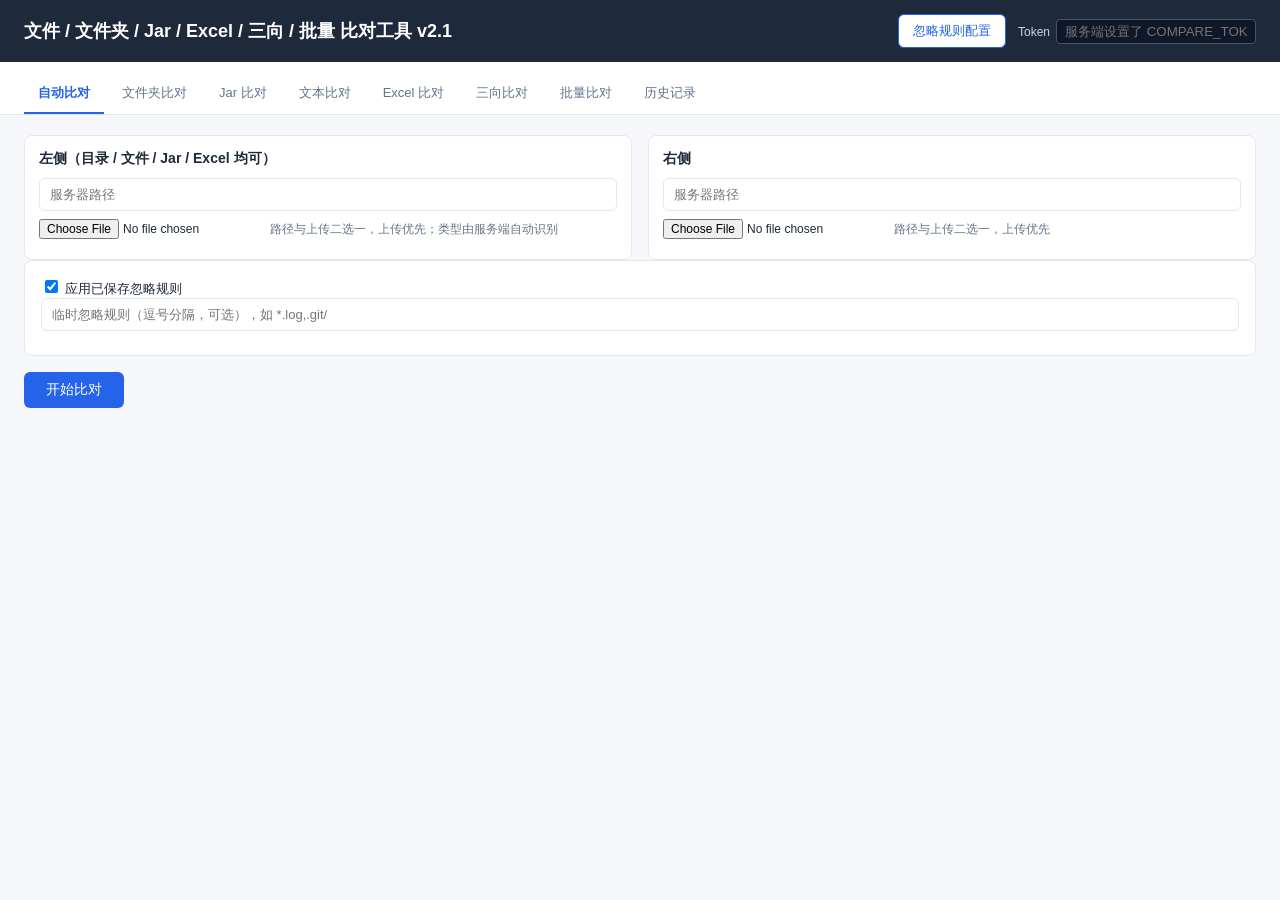
<file: ops_tools/tools/templates/diff_file_dir_jar_excel.html>
<!DOCTYPE html>
<html lang="zh-CN">
<head>
<meta charset="UTF-8">
<meta name="viewport" content="width=device-width, initial-scale=1">
<title>文件比对工具 v2.1</title>
<style>
:root{--bg:#f5f7fa;--card:#fff;--border:#e3e8ef;--primary:#2563eb;--ok:#16a34a;--bad:#dc2626;--warn:#d97706;--muted:#64748b}
*{box-sizing:border-box}
body{margin:0;font-family:"Segoe UI","Microsoft YaHei",sans-serif;background:var(--bg);color:#1e293b}
header{background:#1e293b;color:#fff;padding:14px 24px;display:flex;justify-content:space-between;align-items:center;flex-wrap:wrap;gap:8px}
header h1{font-size:18px;margin:0}
.token-box{font-size:12px;color:#cbd5e1}
.token-box input{margin-left:6px;padding:4px 8px;border-radius:4px;border:1px solid #475569;background:#0f172a;color:#e2e8f0;width:200px}
.tabs{display:flex;gap:4px;padding:12px 24px 0;background:#fff;border-bottom:1px solid var(--border);flex-wrap:wrap}
.tab{border:none;background:none;padding:10px 14px;font-size:13px;cursor:pointer;border-bottom:2px solid transparent;color:var(--muted)}
.tab.active{color:var(--primary);border-bottom-color:var(--primary);font-weight:600}
.panel{display:none;padding:20px 24px;max-width:1500px;margin:0 auto}
.panel.active{display:block}
.card{background:var(--card);border:1px solid var(--border);border-radius:8px;padding:16px;margin-bottom:16px}
.grid2{display:grid;grid-template-columns:1fr 1fr;gap:16px}
@media(max-width:900px){.grid2{grid-template-columns:1fr}}
.input-card{background:var(--card);border:1px solid var(--border);border-radius:8px;padding:14px}
.input-card h3{margin:0 0 10px;font-size:14px}
input[type=text],textarea{width:100%;padding:8px 10px;border:1px solid var(--border);border-radius:6px;font-size:13px;margin-bottom:8px}
input[type=file]{font-size:12px;margin-bottom:6px}
small.hint{color:var(--muted);font-size:12px}
.toolbar{display:flex;gap:12px;align-items:center;margin:14px 0;flex-wrap:wrap}
button.primary{background:var(--primary);border:none;color:#fff;padding:9px 22px;border-radius:6px;font-size:14px;cursor:pointer}
button.primary:disabled{opacity:.5;cursor:not-allowed}
button.ghost{background:#fff;border:1px solid var(--primary);color:var(--primary);padding:7px 14px;border-radius:6px;font-size:13px;cursor:pointer}
label.chk{font-size:13px;margin-right:16px;user-select:none}
.status{font-size:13px;color:var(--muted)}
.badges{display:flex;gap:8px;flex-wrap:wrap;margin:10px 0}
.badge{padding:4px 12px;border-radius:999px;font-size:13px;color:#fff}
.badge.ok{background:var(--ok)}.badge.bad{background:var(--bad)}.badge.warn{background:var(--warn)}.badge.muted{background:var(--muted)}
.msg{padding:10px 14px;border-radius:6px;font-size:13px;margin:10px 0}
.msg.ok{background:#dcfce7;color:#166534}.msg.error{background:#fee2e2;color:#991b1b}
.msg.warn{background:#fef3c7;color:#92400e}.msg.info{background:#dbeafe;color:#1e40af}
table{border-collapse:collapse;width:100%;background:#fff;font-size:13px;margin:8px 0}
th,td{border:1px solid var(--border);padding:6px 10px;text-align:left;vertical-align:top;word-break:break-all}
th{background:#f1f5f9;white-space:nowrap}
tr.st-different td{background:#fef2f2}
tr.st-only_in_left td,tr.st-only_in_right td{background:#fffbeb}
tr.detail-row td{background:#f8fafc;padding:12px}
.mono{font-family:Consolas,monospace;font-size:12px}
button.link{border:none;background:none;color:var(--primary);cursor:pointer;font-size:13px;padding:2px 6px;text-decoration:underline}
.htmldiff{overflow:auto;border:1px solid var(--border);border-radius:6px;margin:8px 0;background:#fff}
.htmldiff table.sbs{width:100%;border-collapse:collapse;margin:0}
.htmldiff td,.htmldiff th{border:1px solid var(--border);padding:3px 8px;font-size:12px}
.htmldiff th.sbs-h{background:#f1f5f9;text-align:left;font-size:13px;font-weight:600}
.htmldiff td.ln{width:44px;min-width:44px;text-align:right;color:var(--muted);
                background:#f8fafc;font-family:Consolas,monospace;white-space:nowrap}
.htmldiff td.code{font-family:Consolas,monospace;white-space:pre-wrap;word-break:break-all}
.htmldiff tr.d-chg td.code{background:#fee2e2}
.htmldiff tr.d-del td.code.left{background:#ffedd5}
.htmldiff tr.d-del td.code.right{background:#fafafa}
.htmldiff tr.d-add td.code.right{background:#dcfce7}
.htmldiff tr.d-add td.code.left{background:#fafafa}
.htmldiff tr.d-chg td.code .intra{background:#ef4444;color:#fff;border-radius:2px;padding:0 1px}
.htmldiff tr.d-skip td{background:#f1f5f9;color:var(--muted);text-align:center}
pre.code{background:#0f172a;color:#e2e8f0;padding:12px;border-radius:6px;overflow:auto;font-size:12px;max-height:480px}
table.kv th{width:160px;background:#f1f5f9}
.loading{color:var(--muted);font-size:13px}
details.sheet{border:1px solid var(--border);border-radius:6px;margin:8px 0;background:#fff}
details.sheet summary{padding:10px 14px;cursor:pointer;font-weight:600;font-size:14px}
details.sheet>table,details.sheet>.msg{margin:0 14px 12px}
tr.clickable{cursor:pointer}
tr.clickable:hover td{background:#eff6ff}
.badge[data-filter]{cursor:pointer;user-select:none;transition:opacity .15s}
.badge[data-filter]:hover{opacity:.85}
.badge.dim{opacity:.35}
.badge[data-active="1"]{outline:2px solid var(--primary);outline-offset:2px}
.filter-bar{display:flex;align-items:center;gap:12px}
/* 三向三列视图 */
.three-cols{display:grid;grid-template-columns:1fr 1fr 1fr;gap:10px}
.three-cols .col{background:#fff;border:1px solid var(--border);border-radius:6px;padding:10px;max-height:420px;overflow:auto}
.three-cols .col h4{margin:0 0 8px;font-size:13px;position:sticky;top:0;background:#f1f5f9;padding:6px}
/* 进度条 */
.progress{height:14px;background:#e2e8f0;border-radius:999px;overflow:hidden;margin:10px 0}
.progress-bar{height:100%;background:var(--primary);width:0;transition:width .3s}
/* 历史面板 */
.hist-item{border:1px solid var(--border);border-radius:8px;padding:12px;margin-bottom:10px;background:#fff}
.hist-item .meta{font-size:12px;color:var(--muted);margin-bottom:6px}
.hist-item .acts{display:flex;gap:8px;flex-wrap:wrap;margin-top:6px}
.pager{display:flex;gap:10px;align-items:center;margin:10px 0}
/* 弹窗 */
.modal-mask{position:fixed;inset:0;background:rgba(15,23,42,.5);display:none;align-items:flex-start;justify-content:center;padding:40px 12px;z-index:50;overflow:auto}
.modal-mask.show{display:flex}
.modal{background:#fff;border-radius:10px;width:min(880px,96vw);padding:18px;box-shadow:0 10px 40px rgba(0,0,0,.3)}
.modal h2{margin:0 0 12px;font-size:16px}
.modal .close{float:right;cursor:pointer;color:var(--muted);font-size:20px}
.ignore-row{display:grid;grid-template-columns:1.4fr .8fr 1.4fr auto auto;gap:8px;align-items:center;margin-bottom:6px}
.ignore-row input,.ignore-row select{margin:0;font-size:12px}
.test-box{background:#f8fafc;border:1px dashed var(--border);border-radius:6px;padding:10px;margin-top:10px;font-size:13px}
.batch-pairs{font-family:Consolas,monospace}
#toast{position:fixed;bottom:20px;left:50%;transform:translateX(-50%);background:#1e293b;color:#fff;
       padding:10px 18px;border-radius:8px;font-size:13px;opacity:0;transition:opacity .3s;z-index:99;pointer-events:none}
#toast.show{opacity:1}
</style>
</head>
<body>
<header>
  <h1>文件 / 文件夹 / Jar / Excel / 三向 / 批量 比对工具 v2.1</h1>
  <div style="display:flex;gap:12px;align-items:center">
    <button class="ghost" id="ignore-btn">忽略规则配置</button>
    <div class="token-box">Token<input id="token" type="password" placeholder="服务端设置了 COMPARE_TOKEN 时必填"></div>
  </div>
</header>

<nav class="tabs">
  <button class="tab active" data-tab="auto">自动比对</button>
  <button class="tab" data-tab="dir">文件夹比对</button>
  <button class="tab" data-tab="jar">Jar 比对</button>
  <button class="tab" data-tab="text">文本比对</button>
  <button class="tab" data-tab="excel">Excel 比对</button>
  <button class="tab" data-tab="three">三向比对</button>
  <button class="tab" data-tab="batch">批量比对</button>
  <button class="tab" data-tab="history">历史记录</button>
</nav>

<!-- 自动比对 -->
<section id="tab-auto" class="panel active">
  <div class="grid2">
    <div class="input-card"><h3>左侧（目录 / 文件 / Jar / Excel 均可）</h3>
      <input type="text" id="auto-left-path" placeholder="服务器路径">
      <input type="file" id="auto-left-file">
      <small class="hint">路径与上传二选一，上传优先；类型由服务端自动识别</small>
    </div>
    <div class="input-card"><h3>右侧</h3>
      <input type="text" id="auto-right-path" placeholder="服务器路径">
      <input type="file" id="auto-right-file">
      <small class="hint">路径与上传二选一，上传优先</small>
    </div>
  </div>
  <div class="card">
    <label class="chk"><input type="checkbox" id="auto-usesaved" checked> 应用已保存忽略规则</label>
    <input type="text" id="auto-ignore" placeholder="临时忽略规则（逗号分隔，可选），如 *.log,.git/">
  </div>
  <div class="toolbar">
    <button class="primary" id="auto-btn">开始比对</button>
    <span class="status" id="auto-status"></span>
  </div>
  <div id="auto-result"></div>
</section>

<!-- 文件夹比对 -->
<section id="tab-dir" class="panel">
  <div class="grid2">
    <div class="input-card"><h3>目录 1</h3><input type="text" id="dir1" placeholder="服务器目录路径"></div>
    <div class="input-card"><h3>目录 2</h3><input type="text" id="dir2" placeholder="服务器目录路径"></div>
  </div>
  <div class="card">
    <label class="chk"><input type="checkbox" id="dir-sizeonly"> 只比大小（不逐字节比内容）</label>
    <label class="chk"><input type="checkbox" id="dir-onlydiff"> 只看差异项</label>
    <label class="chk"><input type="checkbox" id="dir-usesaved" checked> 应用已保存忽略规则</label>
    <input type="text" id="dir-ignore" placeholder="临时忽略规则（逗号分隔，可选）">
  </div>
  <div class="toolbar">
    <button class="primary" id="dir-btn">开始比对目录</button>
    <span class="status" id="dir-status"></span>
  </div>
  <div id="dir-result"></div>
</section>

<!-- Jar 比对 -->
<section id="tab-jar" class="panel">
  <div class="card">
    <small class="hint">支持输入服务器本地路径或上传；两者都填时上传优先。比对基于条目 CRC 快速判定，点击行内按钮可查看条目内容级差异（会话保留 30 分钟）。</small>
  </div>
  <div class="grid2">
    <div class="input-card"><h3>Jar 1</h3>
      <input type="text" id="jar1-path" placeholder="服务器 jar 路径">
      <input type="file" id="jar1-file" accept=".jar,.war,.zip,.ear,.apk">
    </div>
    <div class="input-card"><h3>Jar 2</h3>
      <input type="text" id="jar2-path" placeholder="服务器 jar 路径">
      <input type="file" id="jar2-file" accept=".jar,.war,.zip,.ear,.apk">
    </div>
  </div>
  <div class="card">
    <label class="chk"><input type="checkbox" id="jar-ignoresign" checked> 忽略签名文件（META-INF/*.SF|RSA|DSA|EC）</label>
    <textarea id="jar-ignores" rows="2" placeholder="自定义忽略正则，每行一个，如 ^META-INF/maven/.*"></textarea>
    <label class="chk"><input type="checkbox" id="jar-usesaved" checked> 应用已保存忽略规则</label>
    <input type="text" id="jar-ignore" placeholder="临时忽略规则（逗号分隔，可选）">
  </div>
  <div class="toolbar">
    <button class="primary" id="jar-btn">开始比对 Jar</button>
    <span class="status" id="jar-status"></span>
  </div>
  <div id="jar-result"></div>
</section>

<!-- 文本比对 -->
<section id="tab-text" class="panel">
  <div class="grid2">
    <div class="input-card"><h3>文件 1</h3>
      <input type="text" id="file1-path" placeholder="服务器文件路径">
      <input type="file" id="file1-file">
    </div>
    <div class="input-card"><h3>文件 2</h3>
      <input type="text" id="file2-path" placeholder="服务器文件路径">
      <input type="file" id="file2-file">
    </div>
  </div>
  <div class="toolbar">
    <button class="primary" id="file-btn">开始比对文件</button>
    <span class="status" id="file-status"></span>
  </div>
  <div id="file-result"></div>
</section>

<!-- Excel 比对 -->
<section id="tab-excel" class="panel">
  <div class="grid2">
    <div class="input-card"><h3>Excel 1</h3>
      <input type="text" id="excel1-path" placeholder="服务器 Excel 路径">
      <input type="file" id="excel1-file" accept=".xlsx,.xlsm">
    </div>
    <div class="input-card"><h3>Excel 2</h3>
      <input type="text" id="excel2-path" placeholder="服务器 Excel 路径">
      <input type="file" id="excel2-file" accept=".xlsx,.xlsm">
    </div>
  </div>
  <div class="toolbar">
    <button class="primary" id="excel-btn">开始比对 Excel</button>
    <label class="chk"><input type="checkbox" id="excel-formula"> 比对公式文本（默认比缓存值）</label>
    <span class="status" id="excel-status"></span>
  </div>
  <div id="excel-result"></div>
</section>

<!-- 三向比对 -->
<section id="tab-three" class="panel">
  <div class="card">
    <small class="hint">基线为参照基准，分别做「基线 vs 左(A)」「基线 vs 右(B)」，再聚合出：基线独有 / A 独有 / B 独有 / A 与 B 共同（含冲突）四类变更，以及各自相对基线的差异方向。</small>
  </div>
  <div class="input-card" style="margin-bottom:12px"><h3>基线（base）</h3>
    <input type="text" id="three-base-path" placeholder="服务器路径或上传">
    <input type="file" id="three-base-file">
  </div>
  <div class="grid2">
    <div class="input-card"><h3>版本 A（left）</h3>
      <input type="text" id="three-left-path" placeholder="服务器路径或上传">
      <input type="file" id="three-left-file">
    </div>
    <div class="input-card"><h3>版本 B（right）</h3>
      <input type="text" id="three-right-path" placeholder="服务器路径或上传">
      <input type="file" id="three-right-file">
    </div>
  </div>
  <div class="card">
    <label class="chk"><input type="checkbox" id="three-usesaved" checked> 应用已保存忽略规则</label>
    <input type="text" id="three-ignore" placeholder="临时忽略规则（逗号分隔，可选）">
  </div>
  <div class="toolbar">
    <button class="primary" id="three-btn">开始三向比对</button>
    <span class="status" id="three-status"></span>
  </div>
  <div id="three-result"></div>
</section>

<!-- 批量比对 -->
<section id="tab-batch" class="panel">
  <div class="card">
    <small class="hint">每行一对目录：<b>左路径 | 右路径</b>（支持多对）。对数 &gt; 3 时走异步任务，可用 SSE/轮询查看进度；否则同步返回汇总矩阵。</small>
  </div>
  <div class="input-card" style="margin-bottom:12px">
    <h3>比对配对</h3>
    <textarea id="batch-pairs" class="batch-pairs" rows="6" placeholder="/data/a | /data/b&#10;/data/c | /data/d"></textarea>
  </div>
  <div class="card">
    <label class="chk"><input type="checkbox" id="batch-usesaved" checked> 应用已保存忽略规则</label>
    <input type="text" id="batch-ignore" placeholder="临时忽略规则（逗号分隔，可选）">
  </div>
  <div class="toolbar">
    <button class="primary" id="batch-btn">开始批量比对</button>
    <span class="status" id="batch-status"></span>
  </div>
  <div class="progress" id="batch-progress" style="display:none"><div class="progress-bar" id="batch-bar"></div></div>
  <div id="batch-result"></div>
</section>

<!-- 历史记录 -->
<section id="tab-history" class="panel">
  <div class="toolbar">
    <label class="chk">类型筛选
      <select id="hist-type">
        <option value="">全部</option>
        <option value="auto">自动</option>
        <option value="dir">文件夹</option>
        <option value="jar">Jar</option>
        <option value="file">文本</option>
        <option value="excel">Excel</option>
        <option value="three">三向</option>
        <option value="batch">批量</option>
        <option value="ooxml">docx/pptx</option>
      </select>
    </label>
    <button class="ghost" id="hist-refresh">刷新</button>
    <span class="status" id="hist-status"></span>
  </div>
  <div class="pager">
    <button class="ghost" id="hist-prev">上一页</button>
    <span id="hist-pageinfo">第 1 页</span>
    <button class="ghost" id="hist-next">下一页</button>
  </div>
  <div id="hist-list"></div>
</section>

<!-- 忽略规则弹窗 -->
<div class="modal-mask" id="ignore-mask">
  <div class="modal">
    <span class="close" id="ignore-close">×</span>
    <h2>忽略规则配置</h2>
    <div id="ignore-list"></div>
    <div class="ignore-row" style="margin-top:10px;border-top:1px dashed var(--border);padding-top:10px">
      <input type="text" id="ig-pattern" placeholder="规则（glob，如 *.log、.git/、META-INF/*.SF|*.DSA）">
      <select id="ig-scope">
        <option value="all">全部</option>
        <option value="dir">目录</option>
        <option value="jar">Jar</option>
        <option value="text">文本</option>
      </select>
      <input type="text" id="ig-comment" placeholder="备注">
      <button class="ghost" id="ig-add">添加</button>
      <button class="primary" id="ig-save">保存全部</button>
    </div>
    <div class="test-box">
      <b>试匹配：</b>
      <input type="text" id="ig-test-path" placeholder="输入文件名/路径，如 app.log 或 META-INF/x.SF" style="width:320px;display:inline-block;margin:0 6px">
      <select id="ig-test-scope">
        <option value="all">全部</option><option value="dir">目录</option>
        <option value="jar">Jar</option><option value="text">文本</option>
      </select>
      <button class="ghost" id="ig-test">试匹配</button>
      <div id="ig-test-out" style="margin-top:8px"></div>
    </div>
  </div>
</div>

<div id="toast"></div>

<script>
const $ = id => document.getElementById(id);
const STATUS_TEXT = {same:"相同", different:"不同", only_in_left:"仅左侧", only_in_right:"仅右侧"};
const KIND_TEXT = {"text":"文本", "class":"字节码", "nested-archive":"嵌套包", "binary":"二进制"};
const KIND_LABEL = {dir:"目录", xlsx:"Excel", jar:"Jar/Zip 归档", zip:"Zip 归档", text:"文本",
                    binary:"二进制", image:"图片", docx:"Word", pptx:"PPT"};
const SHEET_STATUS = {same:"相同", different:"不同", only_in_left:"仅左侧", only_in_right:"仅右侧"};

document.querySelectorAll(".tab").forEach(btn => btn.onclick = () => {
  document.querySelectorAll(".tab").forEach(b => b.classList.remove("active"));
  document.querySelectorAll(".panel").forEach(p => p.classList.remove("active"));
  btn.classList.add("active");
  $("tab-" + btn.dataset.tab).classList.add("active");
  if (btn.dataset.tab === "history") loadHistory();
});

function tokenHeaders(){
  const t = $("token").value.trim();
  return t ? {"X-Compare-Token": t} : {};
}
function tokenQuery(){
  const t = $("token").value.trim();
  return t ? ("?token=" + encodeURIComponent(t)) : "";
}
async function parseResp(r){
  try { return await r.json(); }
  catch(e){ throw new Error("HTTP " + r.status + "（响应不是 JSON：可能文件过大 / 鉴权失败）"); }
}
async function postJSON(url, body){
  const r = await fetch(url, {method:"POST",
    headers:{"Content-Type":"application/json", ...tokenHeaders()},
    body: JSON.stringify(body)});
  return parseResp(r);
}
async function getJSON(url){
  const r = await fetch(url, {headers:tokenHeaders()});
  return parseResp(r);
}
async function postForm(url, fd){
  const r = await fetch(url, {method:"POST", headers:tokenHeaders(), body:fd});
  return parseResp(r);
}
function esc(s){
  return String(s ?? "").replace(/[&<>"']/g,
    c => ({"&":"&amp;","<":"&lt;",">":"&gt;",'"':"&quot;","'":"&#39;"}[c]));
}
function fmtSize(n){
  if (n == null) return "-";
  const u = ["B","KB","MB","GB"]; let i = 0;
  while (n >= 1024 && i < 3){ n /= 1024; i++; }
  return (i ? n.toFixed(1) : n) + " " + u[i];
}
function toast(msg){
  const t = $("toast"); t.textContent = msg; t.classList.add("show");
  setTimeout(()=>t.classList.remove("show"), 2200);
}
function failBox(container, msg){ container.innerHTML = `<div class="msg error">${esc(msg)}</div>`; }
function withBusy(btn, statusEl, fn){
  return async () => {
    btn.disabled = true; statusEl.textContent = "比对中，请稍候…";
    try { await fn(); statusEl.textContent = ""; }
    catch(e){ statusEl.textContent = ""; alert("请求失败：" + e); }
    finally { btn.disabled = false; }
  };
}

/* ---------- 目录结果 ---------- */
function renderDirResult(container, data){
  const s = data.summary;
  let h = renderBadges(s);
  if (data.truncated) h += `<div class="msg warn">结果过多，仅展示前 ${data.details.length} 条</div>`;
  h += '<div class="msg info">点击「不同 / 仅左侧 / 仅右侧」的行，可展开查看该文件的具体内容差异；点击顶部徽标可按状态筛选。</div>';
  h += '<div class="filter-target"><table><thead><tr><th>路径</th><th>状态</th><th>左侧大小</th><th>右侧大小</th><th>左侧MD5</th><th>右侧MD5</th><th>内容差异</th></tr></thead><tbody>';
  for (const d of data.details){
    const clickable = d.status !== "same";
    h += `<tr class="filter-row st-${d.status}${clickable ? " clickable" : ""}"${clickable ? ` data-path="${esc(d.path)}"` : ""}>
      <td>${esc(d.path)}</td><td>${STATUS_TEXT[d.status] || d.status}</td>
      <td>${fmtSize(d.left_size)}</td><td>${fmtSize(d.right_size)}</td>
      <td class="mono">${esc(d.left_md5 || "-")}</td><td class="mono">${esc(d.right_md5 || "-")}</td>
      <td>${clickable ? '<button class="link" tabindex="-1">查看差异</button>' : ""}</td></tr>`;
  }
  h += "</tbody></table></div>";
  container.innerHTML = h;
  if (data.compare_id) attachDirActions(container, data.compare_id);
  attachBadgeFilter(container);
}

function jarBadges(s){
  return `<div class="badges">
    <span class="badge ok">相同 ${s.same}</span><span class="badge bad">不同 ${s.different}</span>
    <span class="badge warn">仅左侧 ${s.only_in_left}</span><span class="badge warn">仅右侧 ${s.only_in_right}</span>
    ${s.ignored ? `<span class="badge muted">已忽略 ${s.ignored}</span>` : ""}</div>`;
}
function entryActionBtn(d, depth){
  const p = esc(d.path);
  if (d.status === "only_in_left" || d.status === "only_in_right")
    return `<button class="entry-action link" data-path="${p}" data-mode="diff" data-depth="${depth}">查看</button>`;
  if (d.entry_kind === "nested-archive")
    return `<button class="entry-action link" data-path="${p}" data-mode="expand" data-depth="${depth}">展开</button>
            <button class="entry-action link" data-path="${p}" data-mode="diff" data-depth="${depth}">摘要</button>`;
  return `<button class="entry-action link" data-path="${p}" data-mode="diff" data-depth="${depth}">查看差异</button>`;
}
function jarTableHtml(details, prefix, depth){
  let rows = "";
  for (const d of details){
    const full = prefix ? prefix + "!" + d.path : d.path;
    rows += `<tr class="filter-row st-${d.status}">
      <td>${esc(d.path)}</td><td>${STATUS_TEXT[d.status] || d.status}</td>
      <td>${KIND_TEXT[d.entry_kind] || d.entry_kind || "-"}</td>
      <td>${fmtSize(d.left_size)}</td><td>${fmtSize(d.right_size)}</td>
      <td>${entryActionBtn({...d, path: full}, depth)}</td></tr>`;
  }
  return `<table><thead><tr><th>条目路径</th><th>状态</th><th>类型</th><th>左侧大小</th><th>右侧大小</th><th>操作</th></tr></thead><tbody>${rows}</tbody></table>`;
}
function renderEntryDetail(data, parentPath, depth){
  if (data.mode === "expand"){
    let h = jarBadges(data.summary);
    if (data.truncated) h += '<div class="msg warn">差异条目过多，已截断</div>';
    h += data.details.length
      ? jarTableHtml(data.details, parentPath, depth + 1)
      : '<div class="msg ok">内部条目一致（或全部被忽略规则过滤）</div>';
    return h;
  }
  let h = "";
  if (data.note) h += `<div class="msg info">${esc(data.note)}</div>`;
  if (data.preview != null) h += `<pre class="code">${esc(data.preview)}</pre>`;
  const d = data.diff;
  if (d){
    if (d.mode === "html") h += `<div class="htmldiff">${d.html}</div>`;
    else if (d.mode === "text") h += `<pre class="code">${esc(d.text)}</pre>`;
    else if (d.mode === "note") h += `<div class="msg warn">${esc(d.text)}</div>`;
    else if (d.mode === "summary")
      h += `<table class="kv"><tbody>${d.rows.map(r =>
        `<tr><th>${esc(r[0])}</th><td class="mono">${esc(r[1])}</td></tr>`).join("")}</tbody></table>`;
  }
  return h || '<div class="msg info">无可展示内容</div>';
}
function attachJarActions(container, compareId){
  container.dataset.compareId = compareId || "";
  if (container.dataset.bound) return;
  container.dataset.bound = "1";
  container.addEventListener("click", async e => {
    const btn = e.target.closest(".entry-action");
    if (!btn) return;
    const tr = btn.closest("tr");
    const next = tr.nextElementSibling;
    if (next && next.classList.contains("detail-row")){ next.remove(); return; }
    const dtr = document.createElement("tr");
    dtr.className = "detail-row";
    dtr.innerHTML = '<td colspan="6"><div class="loading">加载中…</div></td>';
    tr.after(dtr);
    const cell = dtr.querySelector("td");
    try {
      const data = await postJSON("/api/compare/jar/entry",
        {compare_id: container.dataset.compareId, path: btn.dataset.path, mode: btn.dataset.mode});
      if (!data.success){ cell.innerHTML = `<div class="msg error">${esc(data.message)}</div>`; return; }
      cell.innerHTML = renderEntryDetail(data, btn.dataset.path, parseInt(btn.dataset.depth || "1", 10));
    } catch(err){ cell.innerHTML = `<div class="msg error">${esc(err)}</div>`; }
  });
}
function renderFileDiffDetail(data, compareId, path){
  let h = "";
  if (data.encodings) h += `<div class="msg info">编码：左 ${esc(data.encodings[0])} / 右 ${esc(data.encodings[1])}</div>`;
  if (data.kind === "binary" && data.status === "different" && compareId){
    h += `<div class="toolbar"><button class="primary force-text" data-path="${esc(path)}"
      style="padding:6px 14px;font-size:12px">强制按文本比对</button>
      <small class="hint">若该文件实际是文本（如含中文注释的脚本），点击强制展示行级差异</small></div>`;
  }
  return h + renderEntryDetail(data, "", 1);
}
function renderBadges(counts){
  const items = [
    {k:"same", cls:"ok",   label:"相同"},
    {k:"different", cls:"bad",  label:"不同"},
    {k:"only_in_left", cls:"warn", label:"仅左侧"},
    {k:"only_in_right", cls:"warn", label:"仅右侧"},
  ];
  let h = '<div class="badges">';
  for (const it of items){
    const n = counts[it.k] ?? 0;
    h += `<span class="badge ${it.cls}" data-filter="${it.k}">${it.label} ${n}</span>`;
  }
  if (counts.ignored){
    h += `<span class="badge muted" data-filter="ignored" data-special="1">已忽略 ${counts.ignored}</span>`;
  }
  h += '</div>';
  return h;
}
function attachBadgeFilter(container){
  const resultEl = container.querySelector('.filter-target');
  if (!resultEl) return;
  container.querySelectorAll('.badge[data-filter]').forEach(badge => {
    badge.addEventListener('click', () => {
      const f = badge.dataset.filter;
      const isSpecial = badge.dataset.special === "1";
      const sameAgain = container.dataset.activeFilter === f;
      let bar = container.querySelector('.filter-bar');
      if (sameAgain){
        delete container.dataset.activeFilter;
        resultEl.querySelectorAll('tr').forEach(tr => tr.style.display = '');
        container.querySelectorAll('.badge[data-filter]').forEach(b => b.classList.remove('dim'));
        if (bar) bar.remove();
        return;
      }
      container.dataset.activeFilter = f;
      container.querySelectorAll('.badge[data-filter]').forEach(b => {
        b.classList.toggle('dim', b !== badge);
      });
      if (isSpecial){
        resultEl.querySelectorAll('tr').forEach(tr => tr.style.display = 'none');
      } else {
        resultEl.querySelectorAll('tr').forEach(tr => {
          if (!tr.classList.contains('filter-row')) return;
          tr.style.display = tr.classList.contains('st-' + f) ? '' : 'none';
        });
      }
      if (!bar){
        bar = document.createElement('div');
        bar.className = 'filter-bar msg info';
        container.insertBefore(bar, resultEl);
      }
      const total = resultEl.querySelectorAll('tr.filter-row').length;
      const matched = isSpecial ? 0 : resultEl.querySelectorAll(`tr.st-${f}`).length;
      bar.innerHTML = `当前筛选：<b>${esc(badge.textContent.trim().split(' ')[0])}</b>
        — ${isSpecial ? '该类别条目在比对时已被忽略规则过滤，不在清单中'
                       : `匹配 ${matched} / 共 ${total} 条`}
        <button class="link" data-clear>清除筛选</button>`;
      bar.querySelector('[data-clear]').onclick = () => badge.click();
    });
  });
}
function attachDirActions(container, compareId){
  container.dataset.compareId = compareId || "";
  if (container.dataset.bound) return;
  container.dataset.bound = "1";
  container.addEventListener("click", async e => {
    const fbtn = e.target.closest(".force-text");
    if (fbtn){
      const cell = fbtn.closest("td");
      cell.innerHTML = '<div class="loading">加载中…</div>';
      try {
        const d2 = await postJSON("/api/compare/dir/entry",
          {compare_id: container.dataset.compareId, path: fbtn.dataset.path, force_text: true});
        cell.innerHTML = d2.success
          ? renderFileDiffDetail(d2, container.dataset.compareId, fbtn.dataset.path)
          : `<div class="msg error">${esc(d2.message)}</div>`;
      } catch(err){ cell.innerHTML = `<div class="msg error">${esc(err)}</div>`; }
      return;
    }
    const tr = e.target.closest("tr.clickable");
    if (!tr || !container.contains(tr)) return;
    const next = tr.nextElementSibling;
    if (next && next.classList.contains("detail-row")){ next.remove(); return; }
    const dtr = document.createElement("tr");
    dtr.className = "detail-row";
    dtr.innerHTML = '<td colspan="7"><div class="loading">加载中…</div></td>';
    tr.after(dtr);
    const cell = dtr.querySelector("td");
    try {
      const data = await postJSON("/api/compare/dir/entry",
        {compare_id: container.dataset.compareId, path: tr.dataset.path});
      if (!data.success){ cell.innerHTML = `<div class="msg error">${esc(data.message)}</div>`; return; }
      cell.innerHTML = renderFileDiffDetail(data, container.dataset.compareId, tr.dataset.path);
    } catch(err){ cell.innerHTML = `<div class="msg error">${esc(err)}</div>`; }
  });
}
function renderJarResult(container, data){
  let h = renderBadges(data.summary);
  if (data.truncated) h += '<div class="msg warn">差异条目过多，已截断</div>';
  const hasRows = data.details.length > 0;
  h += '<div class="msg info">点击「查看差异」展示条目内容对照；嵌套包点「展开」逐层查看；点击顶部徽标可按状态筛选。</div>';
  h += '<div class="filter-target">';
  h += hasRows ? jarTableHtml(data.details, "", 1)
    : '<div class="msg ok">两个包内容一致（在忽略规则范围内）</div>';
  h += '</div>';
  container.innerHTML = h;
  if (hasRows) attachJarActions(container, data.compare_id);
  attachBadgeFilter(container);
}
function renderTextResult(container, data){
  if (data.same){ container.innerHTML = '<div class="msg ok">内容一致</div>'; return; }
  let h = "";
  if (data.encodings) h += `<div class="msg info">编码：左 ${esc(data.encodings[0])} / 右 ${esc(data.encodings[1])}</div>`;
  if (data.html) h += `<div class="htmldiff">${data.html}</div>`;
  else if (data.text) h += `<pre class="code">${esc(data.text)}</pre>`;
  container.innerHTML = h;
}
function renderExcelResult(container, data){
  const s = data.summary;
  let h = `<div class="badges">
    <span class="badge ok">相同Sheet ${s.same_sheets}</span><span class="badge bad">不同Sheet ${s.different_sheets}</span>
    <span class="badge warn">仅左侧 ${s.only_in_left}</span><span class="badge warn">仅右侧 ${s.only_in_right}</span>
    <span class="badge ${s.diff_cell_count ? "bad" : "ok"}">差异单元格 ${s.diff_cell_count}${data.truncated ? "+" : ""}</span></div>`;
  if (data.truncated) h += '<div class="msg warn">差异单元格超过上限，结果已截断</div>';
  if (!data.data_only) h += '<div class="msg info">当前为公式文本比对模式</div>';
  for (const sh of data.sheets){
    h += `<details class="sheet" ${sh.status === "different" ? "open" : ""}>
      <summary>${esc(sh.sheet_name)} — ${SHEET_STATUS[sh.status] || sh.status}</summary>`;
    if (sh.status === "different"){
      h += '<table><thead><tr><th>单元格</th><th>左侧值</th><th>右侧值</th></tr></thead><tbody>';
      for (const d of sh.diffs)
        h += `<tr><td class="mono">${esc(d.cell)}</td><td>${esc(d.left)}</td><td>${esc(d.right)}</td></tr>`;
      h += "</tbody></table>";
    } else if (sh.status.startsWith("only_in")) h += '<div class="msg warn">该 Sheet 仅存在于一侧</div>';
    else h += '<div class="msg ok">内容一致</div>';
    h += "</details>";
  }
  container.innerHTML = h;
}
function renderBinaryResult(container, data){
  let h = data.same ? '<div class="msg ok">内容一致</div>' : '<div class="msg error">内容不同</div>';
  if (data.note) h += `<div class="msg info">${esc(data.note)}</div>`;
  const rows = [["左侧大小", fmtSize(data.left.size)], ["右侧大小", fmtSize(data.right.size)],
                ["左侧 MD5", data.left.md5], ["右侧 MD5", data.right.md5]];
  h += '<table class="kv"><tbody>' +
    rows.map(r => `<tr><th>${r[0]}</th><td class="mono">${esc(r[1])}</td></tr>`).join("") + "</tbody></table>";
  container.innerHTML = h;
}
function renderAutoResult(container, data){
  container.innerHTML = `<div class="msg info">自动识别类型：<b>${esc(KIND_LABEL[data.kind] || data.kind)}</b></div><div id="auto-body"></div>`;
  const body = $("auto-body");
  switch (data.kind){
    case "dir":  renderDirResult(body, data); break;
    case "jar":  renderJarResult(body, data); break;
    case "xlsx": renderExcelResult(body, data); break;
    case "text": renderTextResult(body, data); break;
    case "docx": case "pptx": renderOoxmlResult(body, data); break;
    default:     renderBinaryResult(body, data);
  }
}
function renderOoxmlResult(container, data){
  if (data.note) container.innerHTML = `<div class="msg info">${esc(data.note)}</div>`;
  let h = renderBadges({same: data.same ? 1 : 0, different: data.same ? 0 : 1,
                        only_in_left:0, only_in_right:0, ignored:0});
  const s = data.summary || {};
  h += `<div class="msg info">段落/幻灯片级差异：新增 ${s.added||0} ｜ 删除 ${s.removed||0} ｜ 修改 ${s.changed||0}</div>`;
  if (data.changes && data.changes.length){
    h += '<table><thead><tr><th>类型</th><th>位置</th><th>左</th><th>右</th></tr></thead><tbody>';
    for (const c of data.changes){
      h += `<tr><td>${esc(c.type)}</td><td>${esc(c.id||"")}</td><td>${esc(c.left||"")}</td><td>${esc(c.right||"")}</td></tr>`;
    }
    h += "</tbody></table>";
  }
  if (data.html) h += `<div class="htmldiff">${data.html}</div>`;
  else if (data.text) h += `<pre class="code">${esc(data.text)}</pre>`;
  container.innerHTML = h;
}

/* ---------- 自动比对 ---------- */
$("auto-btn").onclick = withBusy($("auto-btn"), $("auto-status"), async () => {
  const lp = $("auto-left-path").value.trim(),  lf = $("auto-left-file").files[0];
  const rp = $("auto-right-path").value.trim(), rf = $("auto-right-file").files[0];
  if (!lp && !lf){ alert("左侧请填写路径或选择文件"); return; }
  if (!rp && !rf){ alert("右侧请填写路径或选择文件"); return; }
  const fd = new FormData();
  if (lf) fd.append("left", lf);  else fd.append("left_path", lp);
  if (rf) fd.append("right", rf); else fd.append("right_path", rp);
  fd.append("use_saved_rules", $("auto-usesaved").checked ? "true" : "false");
  fd.append("ignore", $("auto-ignore").value);
  const data = await postForm("/api/compare/auto", fd);
  if (!data.success){ failBox($("auto-result"), data.message); return; }
  renderAutoResult($("auto-result"), data);
});

/* ---------- 目录 ---------- */
$("dir-btn").onclick = withBusy($("dir-btn"), $("dir-status"), async () => {
  const dir1 = $("dir1").value.trim(), dir2 = $("dir2").value.trim();
  if (!dir1 || !dir2){ alert("请输入两个目录路径"); return; }
  const data = await postJSON("/api/compare/dir", {dir1, dir2,
    compare_content: !$("dir-sizeonly").checked, only_diff: $("dir-onlydiff").checked,
    use_saved_rules: $("dir-usesaved").checked, ignore: $("dir-ignore").value});
  if (!data.success){ failBox($("dir-result"), data.message); return; }
  renderDirResult($("dir-result"), data);
});

/* ---------- Jar ---------- */
$("jar-btn").onclick = withBusy($("jar-btn"), $("jar-status"), async () => {
  const p1 = $("jar1-path").value.trim(), f1 = $("jar1-file").files[0];
  const p2 = $("jar2-path").value.trim(), f2 = $("jar2-file").files[0];
  if (!p1 && !f1){ alert("请提供 Jar1（路径或上传）"); return; }
  if (!p2 && !f2){ alert("请提供 Jar2（路径或上传）"); return; }
  const fd = new FormData();
  if (f1) fd.append("jar1", f1); else fd.append("jar1_path", p1);
  if (f2) fd.append("jar2", f2); else fd.append("jar2_path", p2);
  fd.append("ignore_sign", $("jar-ignoresign").checked ? "true" : "false");
  fd.append("ignores", $("jar-ignores").value);
  fd.append("use_saved_rules", $("jar-usesaved").checked ? "true" : "false");
  fd.append("ignore", $("jar-ignore").value);
  const data = await postForm("/api/compare/jar", fd);
  if (!data.success){ failBox($("jar-result"), data.message); return; }
  renderJarResult($("jar-result"), data);
});

/* ---------- 文本 ---------- */
$("file-btn").onclick = withBusy($("file-btn"), $("file-status"), async () => {
  const p1 = $("file1-path").value.trim(), f1 = $("file1-file").files[0];
  const p2 = $("file2-path").value.trim(), f2 = $("file2-file").files[0];
  if (!p1 && !f1){ alert("请提供文件1（路径或上传）"); return; }
  if (!p2 && !f2){ alert("请提供文件2（路径或上传）"); return; }
  const fd = new FormData();
  if (f1) fd.append("file1", f1); else fd.append("file1_path", p1);
  if (f2) fd.append("file2", f2); else fd.append("file2_path", p2);
  const data = await postForm("/api/compare/file", fd);
  if (!data.success){ failBox($("file-result"), data.message); return; }
  renderTextResult($("file-result"), data);
});

/* ---------- Excel ---------- */
$("excel-btn").onclick = withBusy($("excel-btn"), $("excel-status"), async () => {
  const p1 = $("excel1-path").value.trim(), f1 = $("excel1-file").files[0];
  const p2 = $("excel2-path").value.trim(), f2 = $("excel2-file").files[0];
  if (!p1 && !f1){ alert("请提供 Excel1（路径或上传）"); return; }
  if (!p2 && !f2){ alert("请提供 Excel2（路径或上传）"); return; }
  const fd = new FormData();
  if (f1) fd.append("excel1", f1); else fd.append("excel1_path", p1);
  if (f2) fd.append("excel2", f2); else fd.append("excel2_path", p2);
  fd.append("compare_formula", $("excel-formula").checked ? "true" : "false");
  const data = await postForm("/api/compare/excel", fd);
  if (!data.success){ failBox($("excel-result"), data.message); return; }
  renderExcelResult($("excel-result"), data);
});

/* ---------- 三向比对 ---------- */
$("three-btn").onclick = withBusy($("three-btn"), $("three-status"), async () => {
  const bp = $("three-base-path").value.trim(), bf = $("three-base-file").files[0];
  const lp = $("three-left-path").value.trim(), lf = $("three-left-file").files[0];
  const rp = $("three-right-path").value.trim(), rf = $("three-right-file").files[0];
  if (!bp && !bf){ alert("请提供基线（路径或上传）"); return; }
  if (!lp && !lf){ alert("请提供版本A（路径或上传）"); return; }
  if (!rp && !rf){ alert("请提供版本B（路径或上传）"); return; }
  const fd = new FormData();
  if (bf) fd.append("base", bf); else fd.append("base_path", bp);
  if (lf) fd.append("left", lf); else fd.append("left_path", lp);
  if (rf) fd.append("right", rf); else fd.append("right_path", rp);
  fd.append("use_saved_rules", $("three-usesaved").checked ? "true" : "false");
  fd.append("ignore", $("three-ignore").value);
  const data = await postForm("/api/compare/three", fd);
  if (!data.success){ failBox($("three-result"), data.message); return; }
  renderThreeResult($("three-result"), data);
});

function renderThreeResult(container, data){
  if (data.note && !data.items){ container.innerHTML = `<div class="msg info">${esc(data.note)}</div>`; return; }
  const s = data.summary || {};
  let h = `<div class="badges">
    <span class="badge muted">基线独有 ${s.base_only||0}</span>
    <span class="badge warn">A独有 ${s.a_only||0}</span>
    <span class="badge warn">B独有 ${s.b_only||0}</span>
    <span class="badge bad">共同 ${s.common||0}</span>
    <span class="badge bad">共同(冲突) ${s.common_conflict||0}</span>
    <span class="badge ok">相同 ${s.same||0}</span></div>`;
  if (data.note) h += `<div class="msg info">${esc(data.note)}</div>`;
  if (data.truncated) h += '<div class="msg warn">差异条目过多，已截断</div>';
  if (data.kind === "text" && data.text_diff){
    h += '<div class="msg info">左(A) 与 右(B) 文本差异：</div>';
    if (data.text_diff.html) h += `<div class="htmldiff">${data.text_diff.html}</div>`;
    else if (data.text_diff.text) h += `<pre class="code">${esc(data.text_diff.text)}</pre>`;
  }
  if (data.items && data.items.length){
    h += '<table><thead><tr><th>路径/标识</th><th>分类</th><th>A方向</th><th>B方向</th></tr></thead><tbody>';
    const catLabel = {base_only:"基线独有", a_only:"A独有", b_only:"B独有", common:"共同"};
    for (const it of data.items){
      let cl = catLabel[it.category] || it.category;
      if (it.conflict) cl += " (冲突)";
      h += `<tr class="${it.conflict ? 'st-different' : ''}"><td>${esc(it.path)}</td><td>${esc(cl)}</td>
        <td>${esc(it.a_dir)}</td><td>${esc(it.b_dir)}</td></tr>`;
    }
    h += "</tbody></table>";
  } else {
    h += '<div class="msg ok">三向无差异项（相对基线完全一致）</div>';
  }
  container.innerHTML = h;
}

/* ---------- 批量比对 ---------- */
$("batch-btn").onclick = withBusy($("batch-btn"), $("batch-status"), async () => {
  const lines = $("batch-pairs").value.split("\n").map(l=>l.trim()).filter(Boolean);
  const pairs = [];
  for (const line of lines){
    const parts = line.split("|").map(x=>x.trim());
    if (parts.length < 2 || !parts[0] || !parts[1]){ alert("每行需为：左路径 | 右路径\n错误行：" + line); return; }
    pairs.push({left: parts[0], right: parts[1]});
  }
  if (!pairs.length){ alert("请填写至少一对目录"); return; }
  const body = {pairs, use_saved_rules: $("batch-usesaved").checked, ignore: $("batch-ignore").value};
  const data = await postJSON("/api/compare/batch", body);
  if (!data.success){ failBox($("batch-result"), data.message); return; }
  if (data.async){
    followTask(data.task_id);
  } else {
    renderBatchMatrix($("batch-result"), data.matrix);
  }
});

function renderBatchMatrix(container, matrix){
  if (!matrix || !matrix.matrix) { container.innerHTML = '<div class="msg info">无结果</div>'; return; }
  const t = matrix.totals || {};
  let h = `<div class="badges">
    <span class="badge ok">相同 ${t.same||0}</span>
    <span class="badge bad">不同 ${t.different||0}</span>
    <span class="badge warn">仅左 ${t.only_in_left||0}</span>
    <span class="badge warn">仅右 ${t.only_in_right||0}</span>
    <span class="badge muted">已忽略 ${t.ignored||0}</span></div>`;
  h += '<table><thead><tr><th>左</th><th>右</th><th>相同</th><th>不同</th><th>仅左</th><th>仅右</th><th>忽略</th></tr></thead><tbody>';
  for (const m of matrix.matrix){
    const c = m.counts;
    h += `<tr><td>${esc(m.left)}</td><td>${esc(m.right)}</td>
      <td>${c.same||0}</td><td>${c.different||0}</td><td>${c.only_in_left||0}</td>
      <td>${c.only_in_right||0}</td><td>${c.ignored||0}</td></tr>`;
  }
  h += "</tbody></table>";
  container.innerHTML = h;
}

function followTask(id){
  const bar = $("batch-bar"); const prog = $("batch-progress");
  prog.style.display = "block"; bar.style.width = "0%";
  $("batch-status").textContent = "异步任务进行中…";
  const url = "/api/tasks/" + id + "/stream" + tokenQuery();
  let es = null;
  try { es = new EventSource(url); } catch(e){ es = null; }
  let closed = false;
  const finish = (task) => {
    if (closed) return; closed = true;
    if (es) es.close();
    prog.style.display = "none";
    $("batch-status").textContent = "";
    if (task && task.result && task.result.matrix) renderBatchMatrix($("batch-result"), task.result.matrix);
    else if (task && task.state === "failed") failBox($("batch-result"), "任务失败：" + (task.error||""));
    else renderBatchMatrix($("batch-result"), {matrix: {matrix: [], totals: {}}});
  };
  if (es){
    es.onmessage = (e) => {
      try {
        const t = JSON.parse(e.data);
        const pct = t.percent || 0;
        bar.style.width = pct + "%";
        if (["success","failed","canceled"].includes(t.state)) finish(t);
      } catch(err){}
    };
    es.onerror = () => { if (!closed) pollTaskFallback(id, finish); };
  } else {
    pollTaskFallback(id, finish);
  }
}
async function pollTaskFallback(id, finish){
  const iv = setInterval(async () => {
    try {
      const t = await getJSON("/api/tasks/" + id);
      if (!t.success){ clearInterval(iv); return; }
      const pct = t.task.percent || 0;
      $("batch-bar").style.width = pct + "%";
      if (["success","failed","canceled"].includes(t.task.state)){ clearInterval(iv); finish(t.task); }
    } catch(e){}
  }, 800);
}

/* ---------- 历史记录 ---------- */
let histOffset = 0, histLimit = 20;
function loadHistory(){
  const typ = $("hist-type").value;
  const q = new URLSearchParams({limit: histLimit, offset: histOffset});
  if (typ) q.set("type", typ);
  getJSON("/api/history?" + q.toString()).then(d => {
    if (!d.success){ failBox($("hist-list"), d.message); return; }
    renderHistory(d);
  }).catch(e => failBox($("hist-list"), e));
}
function renderHistory(d){
  const list = $("hist-list");
  if (!d.items.length){ list.innerHTML = '<div class="msg info">暂无历史记录</div>'; $("hist-pageinfo").textContent = "第 1 页"; return; }
  $("hist-pageinfo").textContent = "第 " + (histOffset / histLimit + 1) + " 页 ｜ 共 " + d.total + " 条";
  let h = "";
  for (const r of d.items){
    const sm = r.summary || {};
    let smText = Object.keys(sm).map(k => k + ":" + JSON.stringify(sm[k])).join("  ");
    if (r.type === "batch") smText = "对数 " + (sm.pairs||"?");
    h += `<div class="hist-item" data-id="${esc(r.id)}" data-cid="${esc(r.compare_id||"")}">
      <div class="meta">[${esc(r.type)}] ${esc(r.ts)} ｜ ${esc(r.left)} → ${esc(r.right)}</div>
      <div class="meta">${esc(smText)}</div>
      <div class="acts">
        <button class="ghost act-rerun">重新执行</button>
        <button class="ghost act-report">导出报告</button>
        <button class="ghost act-patch">导出补丁</button>
        <button class="ghost act-del">删除</button>
      </div></div>`;
  }
  list.innerHTML = h;
  list.querySelectorAll(".hist-item").forEach(el => {
    const id = el.dataset.id, cid = el.dataset.cid;
    el.querySelector(".act-rerun").onclick = () => rerunHistory(id);
    el.querySelector(".act-report").onclick = () => exportHistory(cid, "html");
    el.querySelector(".act-patch").onclick = () => exportHistory(cid, "patch");
    el.querySelector(".act-del").onclick = async () => {
      if (!confirm("确认删除该历史记录？")) return;
      const r = await postJSON("/api/history/" + id, {});
      if (r.success){ toast("已删除"); loadHistory(); }
      else alert(r.message || "删除失败");
    };
  });
}
function downloadBlob(url){
  // 通过带 token 的 fetch 取 blob 后触发下载
  fetch(url, {headers: tokenHeaders()}).then(r => r.blob()).then(b => {
    const a = document.createElement("a");
    a.href = URL.createObjectURL(b);
    a.download = (url.split("/").pop() || "download");
    document.body.appendChild(a); a.click(); a.remove();
    setTimeout(()=>URL.revokeObjectURL(a.href), 1000);
  }).catch(e => alert("下载失败：" + e));
}
function exportHistory(cid, kind){
  if (!cid){ alert("该记录会话已过期，请先「重新执行」再导出"); return; }
  if (kind === "patch") downloadBlob("/api/export/patch" + tokenQuery());
  else downloadBlob("/api/export/report?format=html" + tokenQuery());
}
async function rerunHistory(id){
  const r = await getJSON("/api/history/" + id);
  if (!r.success){ alert(r.message); return; }
  const rec = r.record; const p = rec.params || {};
  const map = {
    auto: ["/api/compare/auto", {left_path:p.left, right_path:p.right, use_saved_rules:p.use_saved_rules, ignore:p.ignore}],
    dir:  ["/api/compare/dir", {dir1:p.dir1, dir2:p.dir2, compare_content:p.compare_content, only_diff:p.only_diff, use_saved_rules:p.use_saved_rules, ignore:p.ignore}],
    jar:  ["/api/compare/jar", {jar1_path:p.left, jar2_path:p.right, ignore_sign:p.ignore_sign, ignores:p.ignores, use_saved_rules:p.use_saved_rules, ignore:p.ignore}],
    file: ["/api/compare/file", {file1:p.left, file2:p.right}],
    excel:["/api/compare/excel", {excel1_path:p.left, excel2_path:p.right, compare_formula:p.compare_formula}],
    three:["/api/compare/three", {base:p.base, left:p.left, right:p.right, use_saved_rules:p.use_saved_rules, ignore:p.ignore}],
    ooxml:["/api/compare/ooxml", {left_path:p.left, right_path:p.right}],
  };
  const m = map[rec.type];
  if (!m){ alert("该类型不支持重新执行：" + rec.type); return; }
  const data = await postJSON(m[0], m[1]);
  if (!data.success){ alert(data.message); return; }
  // 切换到对应面板渲染
  const tabMap = {auto:"auto", dir:"dir", jar:"jar", file:"text", excel:"excel", three:"three"};
  const tab = tabMap[rec.type];
  document.querySelector('.tab[data-tab="'+tab+'"]').click();
  if (rec.type === "dir") renderDirResult($("dir-result"), data);
  else if (rec.type === "jar") renderJarResult($("jar-result"), data);
  else if (rec.type === "file") renderTextResult($("file-result"), data);
  else if (rec.type === "excel") renderExcelResult($("excel-result"), data);
  else if (rec.type === "three") renderThreeResult($("three-result"), data);
  else renderAutoResult($("auto-result"), data);
  toast("已按原参数重新执行");
}
$("hist-refresh").onclick = () => { histOffset = 0; loadHistory(); };
$("hist-prev").onclick = () => { histOffset = Math.max(0, histOffset - histLimit); loadHistory(); };
$("hist-next").onclick = () => { histOffset += histLimit; loadHistory(); };
$("hist-type").onchange = () => { histOffset = 0; loadHistory(); };

/* ---------- 忽略规则弹窗 ---------- */
let ignoreRules = [];
function openIgnore(){
  getJSON("/api/ignore/rules").then(d => {
    if (!d.success){ alert(d.message); return; }
    ignoreRules = d.rules || [];
    renderIgnoreList();
    $("ignore-mask").classList.add("show");
  }).catch(e => alert(e));
}
function renderIgnoreList(){
  const box = $("ignore-list");
  if (!ignoreRules.length){ box.innerHTML = '<div class="msg info">暂无规则，下方可添加</div>'; return; }
  let h = "";
  ignoreRules.forEach((r, i) => {
    h += `<div class="ignore-row" data-i="${i}">
      <input type="text" value="${esc(r.pattern)}" data-f="pattern">
      <select data-f="scope">
        ${["all","dir","jar","text"].map(s=>`<option value="${s}"${r.scope===s?" selected":""}>${s}</option>`).join("")}
      </select>
      <input type="text" value="${esc(r.comment)}" data-f="comment">
      <input type="checkbox" ${r.enabled?"checked":""} data-f="enabled" title="启用">
      <button class="ghost" data-del="${i}">删除</button>
    </div>`;
  });
  box.innerHTML = h;
  box.querySelectorAll("[data-del]").forEach(b => b.onclick = () => {
    ignoreRules.splice(parseInt(b.dataset.del,10),1); renderIgnoreList();
  });
  box.querySelectorAll(".ignore-row").forEach(row => {
    row.querySelectorAll("[data-f]").forEach(inp => {
      inp.onchange = inp.oninput = () => {
        const i = parseInt(row.dataset.i,10);
        ignoreRules[i][inp.dataset.f] = inp.type === "checkbox" ? inp.checked : inp.value;
      };
    });
  });
}
$("ignore-btn").onclick = openIgnore;
$("ignore-close").onclick = () => $("ignore-mask").classList.remove("show");
$("ignore-mask").onclick = (e) => { if (e.target === $("ignore-mask")) $("ignore-mask").classList.remove("show"); };
$("ig-add").onclick = () => {
  const pattern = $("ig-pattern").value.trim();
  if (!pattern){ alert("请填写规则"); return; }
  ignoreRules.push({id: "r_" + Date.now(), pattern, scope: $("ig-scope").value,
                    comment: $("ig-comment").value.trim(), enabled: true});
  $("ig-pattern").value = ""; $("ig-comment").value = "";
  renderIgnoreList();
};
$("ig-save").onclick = async () => {
  const r = await postJSON("/api/ignore/rules", {rules: ignoreRules});
  if (r.success){ toast("忽略规则已保存"); } else alert(r.message);
};
$("ig-test").onclick = async () => {
  const path = $("ig-test-path").value.trim();
  if (!path){ alert("请输入测试路径"); return; }
  const r = await postJSON("/api/ignore/test",
    {path, scope: $("ig-test-scope").value, use_saved_rules: true});
  if (!r.success){ $("ig-test-out").innerHTML = `<div class="msg error">${esc(r.message)}</div>`; return; }
  if (r.ignored){
    $("ig-test-out").innerHTML = `<div class="msg warn">命中 ${r.matched.length} 条规则：${esc(r.matched.join("，"))}</div>`;
  } else {
    $("ig-test-out").innerHTML = '<div class="msg ok">未命中任何忽略规则</div>';
  }
};
</script>
</body>
</html>
</file>
